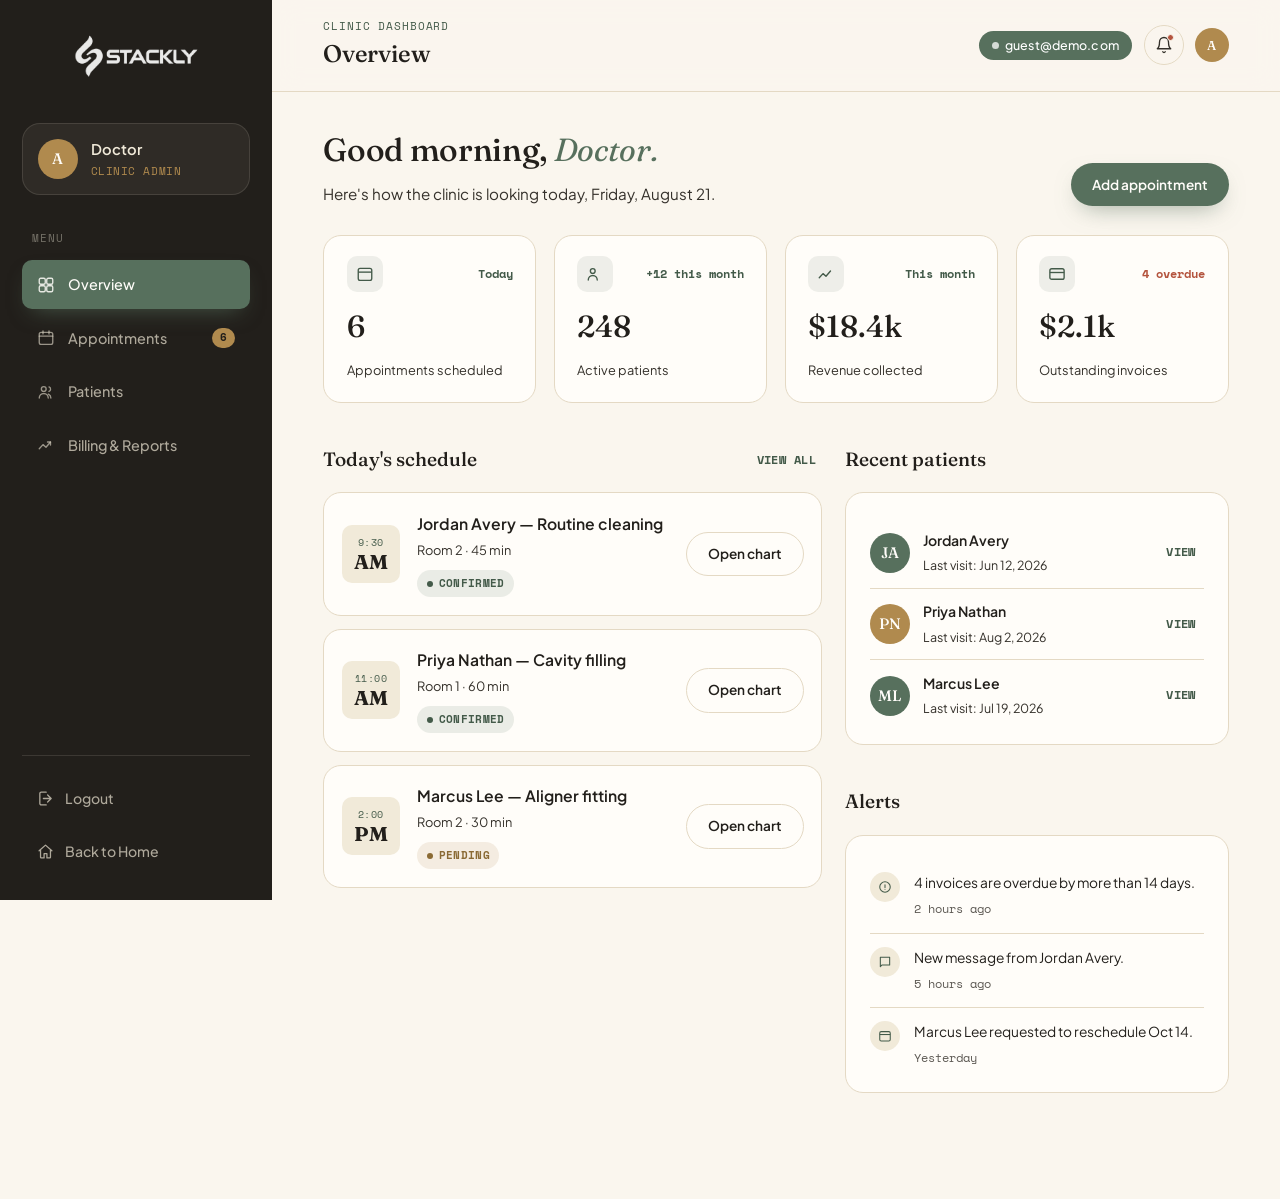
<file: dentist-dashboard.html>
<!DOCTYPE html>
<html lang="en">

<head>
    <meta charset="UTF-8">
    <meta name="viewport" content="width=device-width, initial-scale=1.0">
    <title>Dentist Dashboard — Stackly Dental Studio</title>
    <meta name="description" content="Manage appointments, patients, billing and reports for your clinic.">

    <link rel="preconnect" href="https://fonts.googleapis.com">
    <link rel="preconnect" href="https://fonts.gstatic.com" crossorigin>
    <link
        href="https://fonts.googleapis.com/css2?family=Fraunces:ital,opsz,wght@0,9..144,300;0,9..144,400;0,9..144,500;0,9..144,600;1,9..144,400;1,9..144,500&family=Plus+Jakarta+Sans:wght@400;500;600;700;800&family=Space+Mono:wght@400;700&display=swap"
        rel="stylesheet">

    <link rel="stylesheet" href="https://cdnjs.cloudflare.com/ajax/libs/font-awesome/6.5.0/css/all.min.css">
    <link rel="stylesheet" href="assets/css/style.css">
    <link rel="stylesheet" href="assets/css/auth.css">
    <link rel="stylesheet" href="assets/css/dashboards.css">
</head>

<body class="dash-body">

    <div class="grain-overlay" aria-hidden="true"></div>

    <div class="dash">

        <!-- ============ SIDEBAR ============ -->
        <aside class="dash-sidebar" id="dashSidebar">
            <div class="dash-sidebar__top">
                <a href="index.html" class="dash-logo">
                    <img src="assets/images/stackly-logo.webp" alt="Stackly" class="dash-logo__img">
                </a>
                <span class="dash-sidebar__email" id="sidebarUserEmail"></span>
                <button class="dash-sidebar__close" id="dashSidebarClose" aria-label="Close menu">
                    <svg viewBox="0 0 24 24" width="16" height="16" fill="none">
                        <path d="M18 6L6 18M6 6l12 12" stroke="currentColor" stroke-width="2" stroke-linecap="round" />
                    </svg>
                </button>
            </div>

            <div class="dash-sidebar__user">
                <div class="dash-avatar dash-avatar--gold">A</div>
                <div class="dash-sidebar__user-info">
                    <strong>Doctor</strong>
                    <span>Clinic Admin</span>
                </div>
            </div>

            <nav class="dash-nav" role="tablist" aria-label="Dashboard sections">
                <p class="dash-nav__label">Menu</p>

                <button type="button" class="dash-nav__item is-active" data-panel="overview" role="tab"
                    data-title="Overview" data-eyebrow="Clinic dashboard">
                    <svg viewBox="0 0 24 24" fill="none">
                        <rect x="3" y="3" width="8" height="8" rx="2" stroke="currentColor" stroke-width="1.8" />
                        <rect x="13" y="3" width="8" height="8" rx="2" stroke="currentColor" stroke-width="1.8" />
                        <rect x="3" y="13" width="8" height="8" rx="2" stroke="currentColor" stroke-width="1.8" />
                        <rect x="13" y="13" width="8" height="8" rx="2" stroke="currentColor" stroke-width="1.8" />
                    </svg>
                    Overview
                </button>

                <button type="button" class="dash-nav__item" data-panel="appointments" role="tab"
                    data-title="Appointments" data-eyebrow="Today's schedule">
                    <svg viewBox="0 0 24 24" fill="none">
                        <rect x="3" y="4.5" width="18" height="16" rx="2.5" stroke="currentColor" stroke-width="1.8" />
                        <path d="M3 9.5h18M8 2.5v4M16 2.5v4" stroke="currentColor" stroke-width="1.8"
                            stroke-linecap="round" />
                    </svg>
                    Appointments
                    <span class="dash-nav__badge">6</span>
                </button>

                <button type="button" class="dash-nav__item" data-panel="patients" role="tab" data-title="Patients"
                    data-eyebrow="Records & charts">
                    <svg viewBox="0 0 24 24" fill="none">
                        <circle cx="9" cy="8" r="3.2" stroke="currentColor" stroke-width="1.8" />
                        <path d="M3 20a6 6 0 0112 0" stroke="currentColor" stroke-width="1.8" stroke-linecap="round" />
                        <path d="M16 5.2a3.2 3.2 0 010 6M18.5 20a5.8 5.8 0 00-3.3-5.2" stroke="currentColor"
                            stroke-width="1.8" stroke-linecap="round" />
                    </svg>
                    Patients
                </button>

                <button type="button" class="dash-nav__item" data-panel="billing" role="tab"
                    data-title="Billing & Reports" data-eyebrow="Revenue & invoices">
                    <svg viewBox="0 0 24 24" fill="none">
                        <path d="M3 17l5-5.5L12 15l6-7" stroke="currentColor" stroke-width="1.8" stroke-linecap="round"
                            stroke-linejoin="round" />
                        <path d="M14 8h4v4" stroke="currentColor" stroke-width="1.8" stroke-linecap="round"
                            stroke-linejoin="round" />
                    </svg>
                    Billing &amp; Reports
                </button>
            </nav>

            <div class="dash-sidebar__bottom">
                <a href="login.html" class="dash-sidebar__link dash-sidebar__link--logout">
                    <svg viewBox="0 0 24 24" fill="none">
                        <path d="M15 17l5-5-5-5M20 12H9M13 21H6a2 2 0 01-2-2V5a2 2 0 012-2h7" stroke="currentColor"
                            stroke-width="1.8" stroke-linecap="round" stroke-linejoin="round" />
                    </svg>
                    Logout
                </a>
                <a href="index.html" class="dash-sidebar__link">
                    <svg viewBox="0 0 24 24" fill="none">
                        <path d="M3 11l9-8 9 8M5 10v10a1 1 0 001 1h4v-6h4v6h4a1 1 0 001-1V10" stroke="currentColor"
                            stroke-width="1.8" stroke-linecap="round" stroke-linejoin="round" />
                    </svg>
                    Back to Home
                </a>
            </div>
        </aside>

        <div class="dash-overlay" id="dashOverlay"></div>

        <!-- ============ MAIN ============ -->
        <div class="dash-main">
            <header class="dash-topbar">
                <button class="dash-burger" id="dashBurger" aria-label="Open menu">
                    <span></span><span></span><span></span>
                </button>
                <div class="dash-topbar__title-wrap">
                    <span class="dash-topbar__eyebrow" id="dashPanelEyebrow">Clinic dashboard</span>
                    <h1 class="dash-topbar__title" id="dashPanelTitle">Overview</h1>
                </div>
                <div class="dash-topbar__actions">
                    <span class="dash-user-email" id="dashUserEmail"></span>
                    <a href="404.html" class="dash-icon-btn" aria-label="Notifications">
                        <span class="dash-icon-btn__dot"></span>
                        <svg viewBox="0 0 24 24" fill="none">
                            <path d="M18 8a6 6 0 00-12 0c0 7-3 9-3 9h18s-3-2-3-9" stroke="currentColor"
                                stroke-width="1.8" stroke-linecap="round" stroke-linejoin="round" />
                            <path d="M13.7 21a2 2 0 01-3.4 0" stroke="currentColor" stroke-width="1.8"
                                stroke-linecap="round" />
                        </svg>
                    </a>
                    <a href="404.html" class="dash-avatar dash-avatar--sm dash-avatar--gold"
                        aria-label="Your profile">A</a>
                </div>
            </header>

            <div class="dash-content">

                <!-- ============ PANEL: OVERVIEW ============ -->
                <section class="dash-panel is-active" data-panel="overview">
                    <div class="dash-panel__head">
                        <div>
                            <h2 class="dash-panel__heading">Good morning, <em>Doctor.</em></h2>
                            <p class="dash-panel__lead">Here's how the clinic is looking today, Friday, August 21.
                            </p>
                        </div>
                        <a href="404.html" class="btn btn--sage btn--sm">Add appointment</a>
                    </div>

                    <!-- Section 1: Today's stats -->
                    <div class="dash-section">
                        <div class="dash-stats">
                            <div class="dash-stat">
                                <div class="dash-stat__top">
                                    <span class="dash-stat__icon">
                                        <svg viewBox="0 0 24 24" fill="none">
                                            <rect x="3" y="4.5" width="18" height="16" rx="2.5" stroke="currentColor"
                                                stroke-width="1.8" />
                                            <path d="M3 9.5h18" stroke="currentColor" stroke-width="1.8" />
                                        </svg>
                                    </span>
                                    <span class="dash-stat__trend">Today</span>
                                </div>
                                <span class="dash-stat__num">6</span>
                                <span class="dash-stat__label">Appointments scheduled</span>
                            </div>
                            <div class="dash-stat">
                                <div class="dash-stat__top">
                                    <span class="dash-stat__icon">
                                        <svg viewBox="0 0 24 24" fill="none">
                                            <circle cx="9" cy="8" r="3.2" stroke="currentColor" stroke-width="1.8" />
                                            <path d="M3 20a6 6 0 0112 0" stroke="currentColor" stroke-width="1.8"
                                                stroke-linecap="round" />
                                        </svg>
                                    </span>
                                    <span class="dash-stat__trend">+12 this month</span>
                                </div>
                                <span class="dash-stat__num">248</span>
                                <span class="dash-stat__label">Active patients</span>
                            </div>
                            <div class="dash-stat">
                                <div class="dash-stat__top">
                                    <span class="dash-stat__icon">
                                        <svg viewBox="0 0 24 24" fill="none">
                                            <path d="M3 17l5-5.5L12 15l6-7" stroke="currentColor" stroke-width="1.8"
                                                stroke-linecap="round" stroke-linejoin="round" />
                                        </svg>
                                    </span>
                                    <span class="dash-stat__trend">This month</span>
                                </div>
                                <span class="dash-stat__num">$18.4k</span>
                                <span class="dash-stat__label">Revenue collected</span>
                            </div>
                            <div class="dash-stat">
                                <div class="dash-stat__top">
                                    <span class="dash-stat__icon">
                                        <svg viewBox="0 0 24 24" fill="none">
                                            <rect x="2.5" y="5" width="19" height="14" rx="2.5" stroke="currentColor"
                                                stroke-width="1.8" />
                                            <path d="M2.5 10h19" stroke="currentColor" stroke-width="1.8" />
                                        </svg>
                                    </span>
                                    <span class="dash-stat__trend dash-stat__trend--down">4 overdue</span>
                                </div>
                                <span class="dash-stat__num">$2.1k</span>
                                <span class="dash-stat__label">Outstanding invoices</span>
                            </div>
                        </div>
                    </div>

                    <div class="dash-grid-2">
                        <div>
                            <!-- Section 2: Today's schedule -->
                            <div class="dash-section">
                                <div class="dash-section__head">
                                    <h3 class="dash-section__title">Today's schedule</h3>
                                    <button type="button" class="dash-section__link"
                                        onclick="document.querySelector('[data-panel=appointments]').click()">View
                                        all</button>
                                </div>
                                <div class="dash-appt">
                                    <div class="dash-appt__date"><span>9:30</span><strong>AM</strong></div>
                                    <div class="dash-appt__body">
                                        <h4>Jordan Avery — Routine cleaning</h4>
                                        <div class="dash-appt__meta"><span>Room 2 · 45 min</span></div>
                                        <span class="badge badge--confirmed" style="margin-top:.6rem;">Confirmed</span>
                                    </div>
                                    <div class="dash-appt__actions">
                                        <a href="404.html" class="btn btn--ghost btn--sm">Open chart</a>
                                    </div>
                                </div>
                                <div class="dash-appt">
                                    <div class="dash-appt__date"><span>11:00</span><strong>AM</strong></div>
                                    <div class="dash-appt__body">
                                        <h4>Priya Nathan — Cavity filling</h4>
                                        <div class="dash-appt__meta"><span>Room 1 · 60 min</span></div>
                                        <span class="badge badge--confirmed" style="margin-top:.6rem;">Confirmed</span>
                                    </div>
                                    <div class="dash-appt__actions">
                                        <a href="404.html" class="btn btn--ghost btn--sm">Open chart</a>
                                    </div>
                                </div>
                                <div class="dash-appt">
                                    <div class="dash-appt__date"><span>2:00</span><strong>PM</strong></div>
                                    <div class="dash-appt__body">
                                        <h4>Marcus Lee — Aligner fitting</h4>
                                        <div class="dash-appt__meta"><span>Room 2 · 30 min</span></div>
                                        <span class="badge badge--pending" style="margin-top:.6rem;">Pending</span>
                                    </div>
                                    <div class="dash-appt__actions">
                                        <a href="404.html" class="btn btn--ghost btn--sm">Open chart</a>
                                    </div>
                                </div>
                            </div>
                        </div>

                        <div>
                            <!-- Section 3: Recent patients -->
                            <div class="dash-section">
                                <div class="dash-section__head">
                                    <h3 class="dash-section__title">Recent patients</h3>
                                </div>
                                <div class="dash-card">
                                    <div class="dash-person">
                                        <div class="dash-avatar">JA</div>
                                        <div class="dash-person__info">
                                            <strong>Jordan Avery</strong>
                                            <span>Last visit: Jun 12, 2026</span>
                                        </div>
                                        <a href="404.html" class="dash-table-btn dash-person__action">View</a>
                                    </div>
                                    <div class="dash-person">
                                        <div class="dash-avatar dash-avatar--gold">PN</div>
                                        <div class="dash-person__info">
                                            <strong>Priya Nathan</strong>
                                            <span>Last visit: Aug 2, 2026</span>
                                        </div>
                                        <a href="404.html" class="dash-table-btn dash-person__action">View</a>
                                    </div>
                                    <div class="dash-person">
                                        <div class="dash-avatar">ML</div>
                                        <div class="dash-person__info">
                                            <strong>Marcus Lee</strong>
                                            <span>Last visit: Jul 19, 2026</span>
                                        </div>
                                        <a href="404.html" class="dash-table-btn dash-person__action">View</a>
                                    </div>
                                </div>
                            </div>

                            <!-- Section 4: Alerts -->
                            <div class="dash-section">
                                <div class="dash-section__head">
                                    <h3 class="dash-section__title">Alerts</h3>
                                </div>
                                <div class="dash-card">
                                    <div class="dash-feed">
                                        <div class="dash-feed__item">
                                            <span class="dash-feed__dot">
                                                <svg viewBox="0 0 24 24" fill="none">
                                                    <path d="M12 8v5M12 16h.01M21 12a9 9 0 11-18 0 9 9 0 0118 0z"
                                                        stroke="currentColor" stroke-width="1.8" stroke-linecap="round"
                                                        stroke-linejoin="round" />
                                                </svg>
                                            </span>
                                            <div class="dash-feed__body">
                                                <p>4 invoices are overdue by more than 14 days.</p>
                                                <time>2 hours ago</time>
                                            </div>
                                        </div>
                                        <div class="dash-feed__item">
                                            <span class="dash-feed__dot">
                                                <svg viewBox="0 0 24 24" fill="none">
                                                    <path d="M4 4h16v13H7l-3 3V4z" stroke="currentColor"
                                                        stroke-width="1.8" stroke-linejoin="round" />
                                                </svg>
                                            </span>
                                            <div class="dash-feed__body">
                                                <p>New message from Jordan Avery.</p>
                                                <time>5 hours ago</time>
                                            </div>
                                        </div>
                                        <div class="dash-feed__item">
                                            <span class="dash-feed__dot">
                                                <svg viewBox="0 0 24 24" fill="none">
                                                    <rect x="3" y="4.5" width="18" height="16" rx="2.5"
                                                        stroke="currentColor" stroke-width="1.8" />
                                                    <path d="M3 9.5h18" stroke="currentColor" stroke-width="1.8" />
                                                </svg>
                                            </span>
                                            <div class="dash-feed__body">
                                                <p>Marcus Lee requested to reschedule Oct 14.</p>
                                                <time>Yesterday</time>
                                            </div>
                                        </div>
                                    </div>
                                </div>
                            </div>
                        </div>
                    </div>
                </section>

                <!-- ============ PANEL: APPOINTMENTS ============ -->
                <section class="dash-panel" data-panel="appointments">
                    <div class="dash-panel__head">
                        <div>
                            <h2 class="dash-panel__heading">Clinic <em>appointments.</em></h2>
                            <p class="dash-panel__lead">Manage today's queue and the week ahead.</p>
                        </div>
                        <a href="404.html" class="btn btn--sage btn--sm">Add appointment</a>
                    </div>

                    <!-- Section 1: Today's queue -->
                    <div class="dash-section">
                        <div class="dash-section__head">
                            <h3 class="dash-section__title">Today — Friday, Aug 21</h3>
                        </div>
                        <div class="dash-table-wrap">
                            <table class="dash-table">
                                <thead>
                                    <tr>
                                        <th>Time</th>
                                        <th>Patient</th>
                                        <th>Treatment</th>
                                        <th>Room</th>
                                        <th>Status</th>
                                        <th></th>
                                    </tr>
                                </thead>
                                <tbody>
                                    <tr>
                                        <td>9:30 AM</td>
                                        <td>Jordan Avery</td>
                                        <td>Routine cleaning</td>
                                        <td>Room 2</td>
                                        <td><span class="badge badge--confirmed">Confirmed</span></td>
                                        <td><a href="404.html" class="dash-table-btn">Open</a></td>
                                    </tr>
                                    <tr>
                                        <td>11:00 AM</td>
                                        <td>Priya Nathan</td>
                                        <td>Cavity filling</td>
                                        <td>Room 1</td>
                                        <td><span class="badge badge--confirmed">Confirmed</span></td>
                                        <td><a href="404.html" class="dash-table-btn">Open</a></td>
                                    </tr>
                                    <tr>
                                        <td>2:00 PM</td>
                                        <td>Marcus Lee</td>
                                        <td>Aligner fitting</td>
                                        <td>Room 2</td>
                                        <td><span class="badge badge--pending">Pending</span></td>
                                        <td><a href="404.html" class="dash-table-btn">Open</a></td>
                                    </tr>
                                    <tr>
                                        <td>3:30 PM</td>
                                        <td>Sofia Reyes</td>
                                        <td>Whitening consult</td>
                                        <td>Room 3</td>
                                        <td><span class="badge badge--confirmed">Confirmed</span></td>
                                        <td><a href="404.html" class="dash-table-btn">Open</a></td>
                                    </tr>
                                </tbody>
                            </table>
                        </div>
                    </div>

                    <!-- Section 2: Upcoming week -->
                    <div class="dash-section">
                        <div class="dash-section__head">
                            <h3 class="dash-section__title">Upcoming this week</h3>
                        </div>
                        <div class="dash-appt">
                            <div class="dash-appt__date"><span>Mon</span><strong>24</strong></div>
                            <div class="dash-appt__body">
                                <h4>8 appointments scheduled</h4>
                                <div class="dash-appt__meta"><span>First: 8:30 AM · Last: 4:45 PM</span></div>
                            </div>
                            <div class="dash-appt__actions">
                                <a href="404.html" class="btn btn--ghost btn--sm">View day</a>
                            </div>
                        </div>
                        <div class="dash-appt">
                            <div class="dash-appt__date"><span>Tue</span><strong>25</strong></div>
                            <div class="dash-appt__body">
                                <h4>5 appointments scheduled</h4>
                                <div class="dash-appt__meta"><span>First: 9:00 AM · Last: 3:15 PM</span></div>
                            </div>
                            <div class="dash-appt__actions">
                                <a href="404.html" class="btn btn--ghost btn--sm">View day</a>
                            </div>
                        </div>
                    </div>

                    <!-- Section 3: Availability -->
                    <div class="dash-section">
                        <div class="dash-card"
                            style="display:flex;align-items:center;justify-content:space-between;gap:1rem;flex-wrap:wrap;">
                            <div>
                                <h3 class="dash-section__title" style="margin-bottom:.3rem;">Manage availability</h3>
                                <p style="color:var(--color-espresso-soft);font-size:.9rem;">Block off time or open
                                    extra slots for the week.</p>
                            </div>
                            <a href="404.html" class="btn btn--ghost btn--sm">Edit availability</a>
                        </div>
                    </div>
                </section>

                <!-- ============ PANEL: PATIENTS ============ -->
                <section class="dash-panel" data-panel="patients">
                    <div class="dash-panel__head">
                        <div>
                            <h2 class="dash-panel__heading">Patient <em>records.</em></h2>
                            <p class="dash-panel__lead">Search and manage patient charts and history.</p>
                        </div>
                        <a href="404.html" class="btn btn--sage btn--sm">Add patient</a>
                    </div>

                    <!-- Section 1: Patient list -->
                    <div class="dash-section">
                        <div class="dash-section__head">
                            <h3 class="dash-section__title">All patients</h3>
                        </div>
                        <div class="dash-table-wrap">
                            <table class="dash-table">
                                <thead>
                                    <tr>
                                        <th>Patient</th>
                                        <th>Last visit</th>
                                        <th>Next visit</th>
                                        <th>Balance</th>
                                        <th></th>
                                    </tr>
                                </thead>
                                <tbody>
                                    <tr>
                                        <td>
                                            <div class="dash-table__name">
                                                <div class="dash-avatar dash-avatar--sm">JA</div>
                                                Jordan Avery
                                            </div>
                                        </td>
                                        <td>Jun 12, 2026</td>
                                        <td>Aug 29, 2026</td>
                                        <td>$180.00</td>
                                        <td>
                                            <div class="dash-table__actions">
                                                <a href="404.html" class="dash-table-btn">Chart</a>
                                                <a href="404.html" class="dash-table-btn">Message</a>
                                            </div>
                                        </td>
                                    </tr>
                                    <tr>
                                        <td>
                                            <div class="dash-table__name">
                                                <div class="dash-avatar dash-avatar--sm dash-avatar--gold">PN</div>
                                                Priya Nathan
                                            </div>
                                        </td>
                                        <td>Aug 2, 2026</td>
                                        <td>Sep 9, 2026</td>
                                        <td>$0.00</td>
                                        <td>
                                            <div class="dash-table__actions">
                                                <a href="404.html" class="dash-table-btn">Chart</a>
                                                <a href="404.html" class="dash-table-btn">Message</a>
                                            </div>
                                        </td>
                                    </tr>
                                    <tr>
                                        <td>
                                            <div class="dash-table__name">
                                                <div class="dash-avatar dash-avatar--sm">ML</div>
                                                Marcus Lee
                                            </div>
                                        </td>
                                        <td>Jul 19, 2026</td>
                                        <td>Oct 14, 2026</td>
                                        <td>$60.00</td>
                                        <td>
                                            <div class="dash-table__actions">
                                                <a href="404.html" class="dash-table-btn">Chart</a>
                                                <a href="404.html" class="dash-table-btn">Message</a>
                                            </div>
                                        </td>
                                    </tr>
                                    <tr>
                                        <td>
                                            <div class="dash-table__name">
                                                <div class="dash-avatar dash-avatar--sm dash-avatar--gold">SR</div>
                                                Sofia Reyes
                                            </div>
                                        </td>
                                        <td>May 28, 2026</td>
                                        <td>Aug 21, 2026</td>
                                        <td>$0.00</td>
                                        <td>
                                            <div class="dash-table__actions">
                                                <a href="404.html" class="dash-table-btn">Chart</a>
                                                <a href="404.html" class="dash-table-btn">Message</a>
                                            </div>
                                        </td>
                                    </tr>
                                </tbody>
                            </table>
                        </div>
                    </div>

                    <!-- Section 2: Recent records -->
                    <div class="dash-section">
                        <div class="dash-section__head">
                            <h3 class="dash-section__title">Recently updated charts</h3>
                        </div>
                        <div class="dash-card">
                            <div class="dash-file">
                                <span class="dash-file__icon">
                                    <svg viewBox="0 0 24 24" fill="none">
                                        <path d="M6 3h9l5 5v13a1 1 0 01-1 1H6a1 1 0 01-1-1V4a1 1 0 011-1z"
                                            stroke="currentColor" stroke-width="1.8" stroke-linejoin="round" />
                                        <path d="M15 3v5h5" stroke="currentColor" stroke-width="1.8"
                                            stroke-linejoin="round" />
                                    </svg>
                                </span>
                                <div class="dash-file__info">
                                    <strong>Jordan Avery — Treatment notes</strong>
                                    <span>Updated Jun 12, 2026</span>
                                </div>
                                <a href="404.html" class="dash-table-btn">Open</a>
                            </div>
                            <div class="dash-file">
                                <span class="dash-file__icon">
                                    <svg viewBox="0 0 24 24" fill="none">
                                        <path d="M6 3h9l5 5v13a1 1 0 01-1 1H6a1 1 0 01-1-1V4a1 1 0 011-1z"
                                            stroke="currentColor" stroke-width="1.8" stroke-linejoin="round" />
                                        <path d="M15 3v5h5" stroke="currentColor" stroke-width="1.8"
                                            stroke-linejoin="round" />
                                    </svg>
                                </span>
                                <div class="dash-file__info">
                                    <strong>Priya Nathan — X-ray results</strong>
                                    <span>Updated Aug 2, 2026</span>
                                </div>
                                <a href="404.html" class="dash-table-btn">Open</a>
                            </div>
                        </div>
                    </div>

                    <!-- Section 3: Add patient -->
                    <div class="dash-section">
                        <div class="dash-card"
                            style="display:flex;align-items:center;justify-content:space-between;gap:1rem;flex-wrap:wrap;">
                            <div>
                                <h3 class="dash-section__title" style="margin-bottom:.3rem;">New patient?</h3>
                                <p style="color:var(--color-espresso-soft);font-size:.9rem;">Create a chart to start
                                    tracking visits, treatment and billing.</p>
                            </div>
                            <a href="404.html" class="btn btn--sage btn--sm">Add patient</a>
                        </div>
                    </div>
                </section>

                <!-- ============ PANEL: BILLING & REPORTS ============ -->
                <section class="dash-panel" data-panel="billing">
                    <div class="dash-panel__head">
                        <div>
                            <h2 class="dash-panel__heading">Billing &amp; <em>reports.</em></h2>
                            <p class="dash-panel__lead">Track revenue, outstanding invoices and clinic reports.</p>
                        </div>
                        <a href="404.html" class="btn btn--sage btn--sm">New invoice</a>
                    </div>

                    <!-- Section 1: Revenue summary -->
                    <div class="dash-section">
                        <div class="dash-stats">
                            <div class="dash-stat">
                                <div class="dash-stat__top">
                                    <span class="dash-stat__icon">
                                        <svg viewBox="0 0 24 24" fill="none">
                                            <path d="M3 17l5-5.5L12 15l6-7" stroke="currentColor" stroke-width="1.8"
                                                stroke-linecap="round" stroke-linejoin="round" />
                                        </svg>
                                    </span>
                                    <span class="dash-stat__trend">+8.4%</span>
                                </div>
                                <span class="dash-stat__num">$18.4k</span>
                                <span class="dash-stat__label">Revenue this month</span>
                            </div>
                            <div class="dash-stat">
                                <div class="dash-stat__top">
                                    <span class="dash-stat__icon">
                                        <svg viewBox="0 0 24 24" fill="none">
                                            <rect x="2.5" y="5" width="19" height="14" rx="2.5" stroke="currentColor"
                                                stroke-width="1.8" />
                                            <path d="M2.5 10h19" stroke="currentColor" stroke-width="1.8" />
                                        </svg>
                                    </span>
                                    <span class="dash-stat__trend dash-stat__trend--down">4 overdue</span>
                                </div>
                                <span class="dash-stat__num">$2.1k</span>
                                <span class="dash-stat__label">Outstanding invoices</span>
                            </div>
                            <div class="dash-stat">
                                <div class="dash-stat__top">
                                    <span class="dash-stat__icon">
                                        <svg viewBox="0 0 24 24" fill="none">
                                            <circle cx="9" cy="8" r="3.2" stroke="currentColor" stroke-width="1.8" />
                                            <path d="M3 20a6 6 0 0112 0" stroke="currentColor" stroke-width="1.8"
                                                stroke-linecap="round" />
                                        </svg>
                                    </span>
                                    <span class="dash-stat__trend">This month</span>
                                </div>
                                <span class="dash-stat__num">32</span>
                                <span class="dash-stat__label">New patients</span>
                            </div>
                            <div class="dash-stat">
                                <div class="dash-stat__top">
                                    <span class="dash-stat__icon">
                                        <svg viewBox="0 0 24 24" fill="none">
                                            <path d="M8.5 12.5l2.2 2.2L15.5 10" stroke="currentColor" stroke-width="1.8"
                                                stroke-linecap="round" stroke-linejoin="round" />
                                            <circle cx="12" cy="12" r="9" stroke="currentColor" stroke-width="1.8" />
                                        </svg>
                                    </span>
                                    <span class="dash-stat__trend">96%</span>
                                </div>
                                <span class="dash-stat__num">96%</span>
                                <span class="dash-stat__label">Collection rate</span>
                            </div>
                        </div>
                    </div>

                    <!-- Section 2: Outstanding invoices -->
                    <div class="dash-section">
                        <div class="dash-section__head">
                            <h3 class="dash-section__title">Outstanding invoices</h3>
                        </div>
                        <div class="dash-table-wrap">
                            <table class="dash-table">
                                <thead>
                                    <tr>
                                        <th>Invoice</th>
                                        <th>Patient</th>
                                        <th>Amount</th>
                                        <th>Status</th>
                                        <th></th>
                                    </tr>
                                </thead>
                                <tbody>
                                    <tr>
                                        <td>INV-1042</td>
                                        <td>Jordan Avery</td>
                                        <td>$180.00</td>
                                        <td><span class="badge badge--overdue">Due Sep 4</span></td>
                                        <td><a href="404.html" class="dash-table-btn">Send reminder</a></td>
                                    </tr>
                                    <tr>
                                        <td>INV-1039</td>
                                        <td>Marcus Lee</td>
                                        <td>$60.00</td>
                                        <td><span class="badge badge--overdue">Due Aug 30</span></td>
                                        <td><a href="404.html" class="dash-table-btn">Send reminder</a></td>
                                    </tr>
                                    <tr>
                                        <td>INV-1035</td>
                                        <td>Sofia Reyes</td>
                                        <td>$1,860.00</td>
                                        <td><span class="badge badge--pending">Processing</span></td>
                                        <td><a href="404.html" class="dash-table-btn">View</a></td>
                                    </tr>
                                </tbody>
                            </table>
                        </div>
                    </div>

                    <!-- Section 3: Reports -->
                    <div class="dash-section">
                        <div class="dash-section__head">
                            <h3 class="dash-section__title">Reports</h3>
                        </div>
                        <div class="dash-quick">
                            <a href="404.html" class="dash-quick__btn">
                                <span class="dash-quick__icon">
                                    <svg viewBox="0 0 24 24" fill="none">
                                        <path d="M3 17l5-5.5L12 15l6-7" stroke="currentColor" stroke-width="1.8"
                                            stroke-linecap="round" stroke-linejoin="round" />
                                    </svg>
                                </span>
                                <span>Monthly revenue report</span>
                            </a>
                            <a href="404.html" class="dash-quick__btn">
                                <span class="dash-quick__icon">
                                    <svg viewBox="0 0 24 24" fill="none">
                                        <circle cx="9" cy="8" r="3.2" stroke="currentColor" stroke-width="1.8" />
                                        <path d="M3 20a6 6 0 0112 0" stroke="currentColor" stroke-width="1.8"
                                            stroke-linecap="round" />
                                    </svg>
                                </span>
                                <span>Patient growth report</span>
                            </a>
                            <a href="404.html" class="dash-quick__btn">
                                <span class="dash-quick__icon">
                                    <svg viewBox="0 0 24 24" fill="none">
                                        <rect x="3" y="4.5" width="18" height="16" rx="2.5" stroke="currentColor"
                                            stroke-width="1.8" />
                                        <path d="M3 9.5h18" stroke="currentColor" stroke-width="1.8" />
                                    </svg>
                                </span>
                                <span>Appointment utilization</span>
                            </a>
                            <a href="404.html" class="dash-quick__btn">
                                <span class="dash-quick__icon">
                                    <svg viewBox="0 0 24 24" fill="none">
                                        <rect x="2.5" y="5" width="19" height="14" rx="2.5" stroke="currentColor"
                                            stroke-width="1.8" />
                                        <path d="M2.5 10h19" stroke="currentColor" stroke-width="1.8" />
                                    </svg>
                                </span>
                                <span>Outstanding balances</span>
                            </a>
                        </div>
                    </div>
                </section>

            </div>
        </div>
    </div>

    <script src="assets/js/dashboards.js"></script>
</body>

</html>
</file>
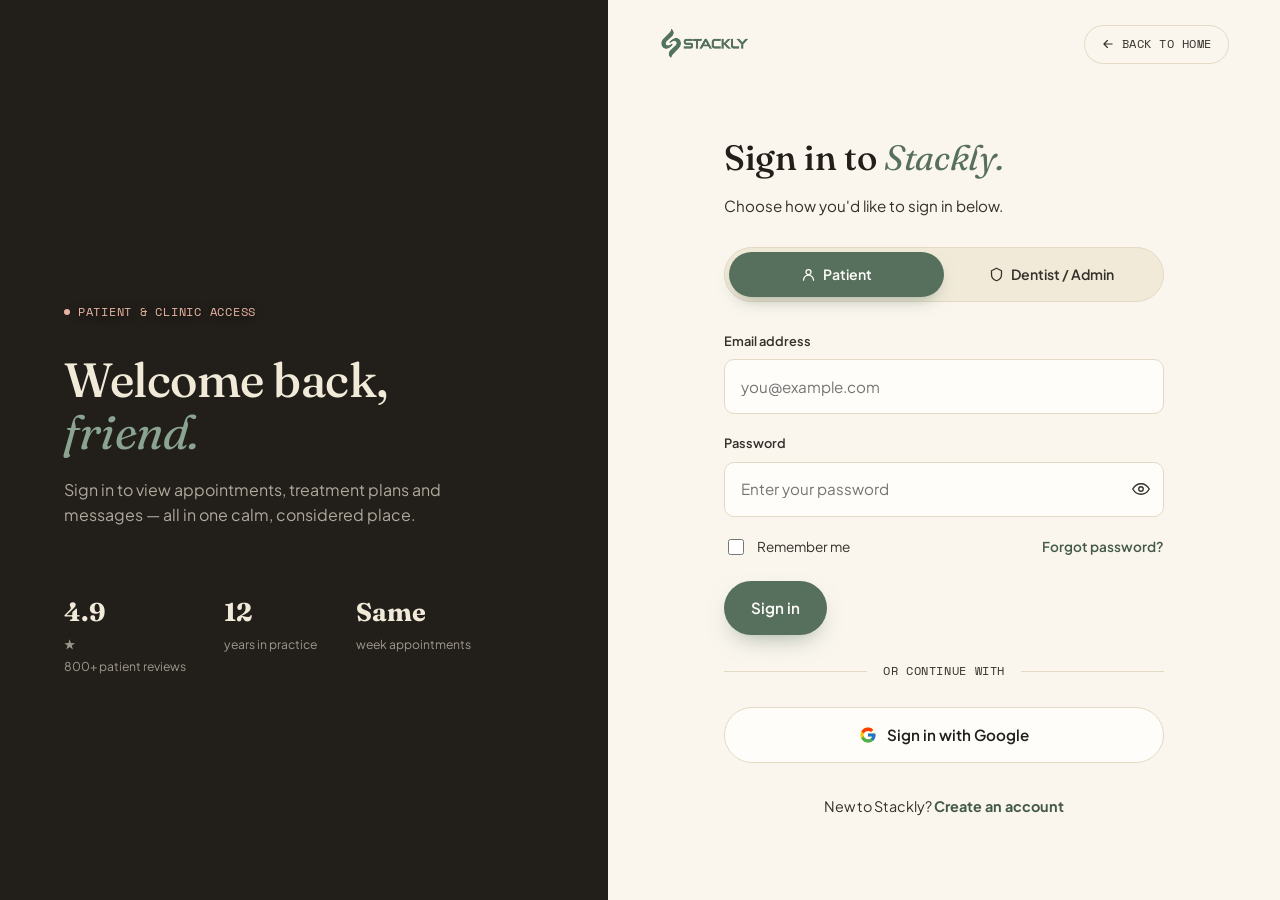
<file: login.html>
<!DOCTYPE html>
<html lang="en">

<head>
    <meta charset="UTF-8">
    <meta name="viewport" content="width=device-width, initial-scale=1.0">
    <title>Login — Stackly Dental Studio</title>
    <meta name="description" content="Sign in to your Stackly Dental Studio patient or clinic account.">

    <link rel="preconnect" href="https://fonts.googleapis.com">
    <link rel="preconnect" href="https://fonts.gstatic.com" crossorigin>
    <link
        href="https://fonts.googleapis.com/css2?family=Fraunces:ital,opsz,wght@0,9..144,300;0,9..144,400;0,9..144,500;0,9..144,600;1,9..144,400;1,9..144,500&family=Plus+Jakarta+Sans:wght@400;500;600;700;800&family=Space+Mono:wght@400;700&display=swap"
        rel="stylesheet">

    <link rel="stylesheet" href="https://cdnjs.cloudflare.com/ajax/libs/font-awesome/6.5.0/css/all.min.css">
    <link rel="stylesheet" href="assets/css/style.css">
    <link rel="stylesheet" href="assets/css/auth.css">
</head>

<body>

    <div class="grain-overlay" aria-hidden="true"></div>

    <main class="auth">

        <!-- ============ ASIDE (brand panel) ============ -->
        <section class="auth__aside">

            <div class="auth__aside-top">
                <p class="eyebrow eyebrow--light">
                    <span class="eyebrow__dot"></span> Patient &amp; Clinic Access
                </p>
                <h1 class="auth__aside-title" data-role-title>Welcome back, <em>friend.</em></h1>
                <p class="auth__aside-lead" data-role-sub>
                    Sign in to view appointments, treatment plans and messages — all in one calm, considered place.
                </p>
            </div>

            <div class="auth__aside-stats">
                <div class="auth__aside-stat">
                    <strong>4.9<span>★</span></strong>
                    <span>800+ patient reviews</span>
                </div>
                <div class="auth__aside-stat">
                    <strong>12</strong>
                    <span>years in practice</span>
                </div>
                <div class="auth__aside-stat">
                    <strong>Same</strong>
                    <span>week appointments</span>
                </div>
            </div>
        </section>

        <!-- ============ FORM PANEL ============ -->
        <section class="auth__panel">
            <div class="authbar">
                <a href="index.html" class="authbar__logo">
                    <img src="assets/images/stackly-logo.webp" alt="Stackly" class="authbar__logo-img">
                </a>
                <a href="index.html" class="authbar__back">
                    <svg viewBox="0 0 24 24" width="14" height="14">
                        <path d="M19 12H5M11 6l-6 6 6 6" fill="none" stroke="currentColor" stroke-width="2"
                            stroke-linecap="round" stroke-linejoin="round" />
                    </svg>
                    <span>Back to home</span>
                </a>
            </div>

            <div class="auth__card">

                <div class="auth__card-head">
                    <h2 class="auth__card-title">Sign in to <em>Stackly.</em></h2>
                    <p class="auth__card-sub">Choose how you'd like to sign in below.</p>
                </div>

                <!-- Role switch: Patient / Admin -->
                <div class="role-switch" data-role-switch data-role="patient" role="tablist" aria-label="Login as">
                    <span class="role-switch__thumb" aria-hidden="true"></span>
                    <button type="button" class="role-switch__btn" data-role-btn="patient" role="tab"
                        aria-selected="true">
                        <svg viewBox="0 0 24 24" fill="none">
                            <path d="M12 12a4 4 0 100-8 4 4 0 000 8zM4 21a8 8 0 0116 0" stroke="currentColor"
                                stroke-width="2" stroke-linecap="round" stroke-linejoin="round" />
                        </svg>
                        Patient
                    </button>
                    <button type="button" class="role-switch__btn" data-role-btn="admin" role="tab"
                        aria-selected="false">
                        <svg viewBox="0 0 24 24" fill="none">
                            <path d="M12 2l8 4v6c0 5-3.4 8.7-8 10-4.6-1.3-8-5-8-10V6l8-4z" stroke="currentColor"
                                stroke-width="2" stroke-linecap="round" stroke-linejoin="round" />
                        </svg>
                        Dentist / Admin
                    </button>
                </div>

                <div class="auth-banner" id="loginBanner" role="alert">
                    <svg viewBox="0 0 24 24" fill="none">
                        <path d="M12 8v5M12 16h.01M21 12a9 9 0 11-18 0 9 9 0 0118 0z" stroke="currentColor"
                            stroke-width="2" stroke-linecap="round" stroke-linejoin="round" />
                    </svg>
                    <span data-banner-text></span>
                </div>

                <form id="loginForm" novalidate>
                    <input type="hidden" id="loginRole" value="patient">

                    <div class="auth-field">
                        <label for="loginEmail">Email address</label>
                        <div class="auth-field__control">
                            <input type="email" id="loginEmail" name="email" placeholder="you@example.com"
                                autocomplete="email">
                        </div>
                        <span class="auth-field__error"></span>
                    </div>

                    <div class="auth-field auth-field--pw">
                        <label for="loginPassword">Password</label>
                        <div class="auth-field__control">
                            <input type="password" id="loginPassword" name="password" placeholder="Enter your password"
                                autocomplete="current-password">
                            <button type="button" class="pw-toggle" data-target="loginPassword"
                                aria-label="Show password">
                                <svg class="eye" viewBox="0 0 24 24" fill="none">
                                    <path d="M1 12s4-7 11-7 11 7 11 7-4 7-11 7-11-7-11-7z" stroke="currentColor"
                                        stroke-width="1.8" />
                                    <circle cx="12" cy="12" r="3" stroke="currentColor" stroke-width="1.8" />
                                </svg>
                                <svg class="eye-off" viewBox="0 0 24 24" fill="none">
                                    <path
                                        d="M3 3l18 18M10.6 10.6a3 3 0 004.24 4.24M9.9 5.1A11 11 0 0123 12s-1.6 2.8-4.5 4.9M6.1 6.6C3.9 8.1 2 12 2 12s2.4 4.2 6 6.2"
                                        stroke="currentColor" stroke-width="1.8" stroke-linecap="round" />
                                </svg>
                            </button>
                        </div>
                        <span class="auth-field__error"></span>
                    </div>

                    <div class="auth-row">
                        <label class="auth-check" style="margin-bottom:0;">
                            <input type="checkbox" id="loginRemember">
                            Remember me
                        </label>
                        <a href="404.html" class="auth-link">Forgot password?</a>
                    </div>

                    <button type="submit" class="btn btn--sage btn--block">
                        <span class="btn__label">Sign in</span>
                        <span class="btn__spinner" aria-hidden="true"></span>
                    </button>
                </form>

                <div class="auth-divider">or continue with</div>

                <div class="auth-social">
                    <a href="404.html" type="button" class="btn btn--social" id="googleLoginBtn">
                        <svg viewBox="0 0 48 48">
                            <path fill="#FFC107"
                                d="M43.6 20.5H42V20H24v8h11.3c-1.6 4.6-6 8-11.3 8-6.6 0-12-5.4-12-12s5.4-12 12-12c3.1 0 5.9 1.2 8 3.1l5.7-5.7C34.6 6.1 29.6 4 24 4 12.9 4 4 12.9 4 24s8.9 20 20 20 20-8.9 20-20c0-1.2-.1-2.4-.4-3.5z" />
                            <path fill="#FF3D00"
                                d="M6.3 14.7l6.6 4.8C14.6 15.9 18.9 13 24 13c3.1 0 5.9 1.2 8 3.1l5.7-5.7C34.6 6.1 29.6 4 24 4 16.2 4 9.5 8.4 6.3 14.7z" />
                            <path fill="#4CAF50"
                                d="M24 44c5.5 0 10.4-2.1 14.2-5.5l-6.6-5.5c-2 1.5-4.6 2.4-7.6 2.4-5.3 0-9.7-3.4-11.3-8.1l-6.6 5.1C9.4 39.6 16.1 44 24 44z" />
                            <path fill="#1976D2"
                                d="M43.6 20.5H42V20H24v8h11.3c-.8 2.2-2.2 4.1-4 5.5l6.6 5.5C41.6 35.7 44 30.3 44 24c0-1.2-.1-2.4-.4-3.5z" />
                        </svg>
                        Sign in with Google
                    </a>
                </div>

                <p class="auth__card-foot">
                    New to Stackly? <a href="signup.html">Create an account</a>
                </p>
            </div>
        </section>
    </main>

    <script src="assets/js/auth.js"></script>
</body>

</html>
</file>
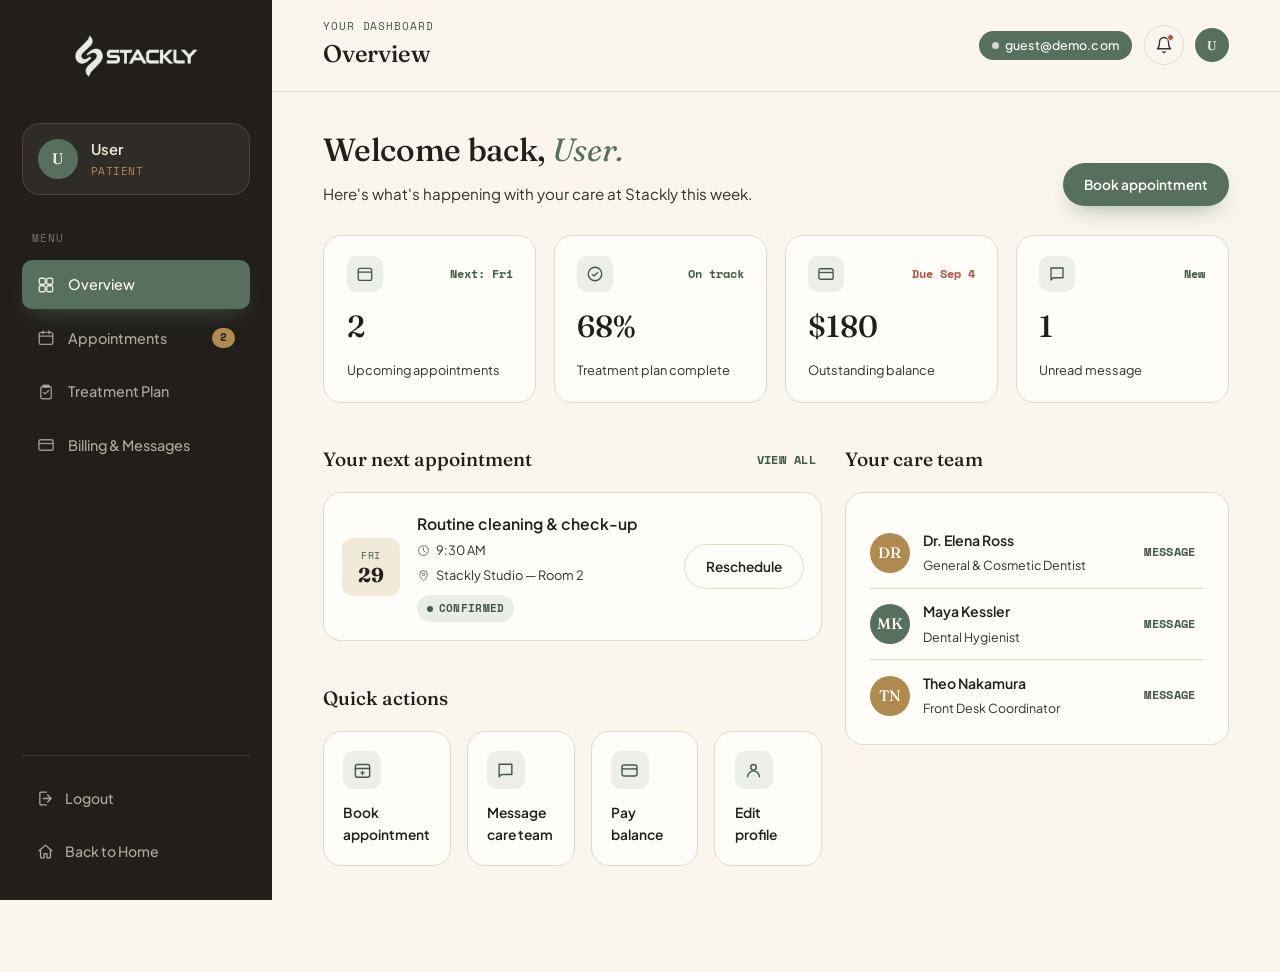
<file: patient-dashboard.html>
<!DOCTYPE html>
<html lang="en">

<head>
    <meta charset="UTF-8">
    <meta name="viewport" content="width=device-width, initial-scale=1.0">
    <title>Patient Dashboard — Stackly Dental Studio</title>
    <meta name="description" content="View your appointments, treatment plan, billing and messages.">

    <link rel="preconnect" href="https://fonts.googleapis.com">
    <link rel="preconnect" href="https://fonts.gstatic.com" crossorigin>
    <link
        href="https://fonts.googleapis.com/css2?family=Fraunces:ital,opsz,wght@0,9..144,300;0,9..144,400;0,9..144,500;0,9..144,600;1,9..144,400;1,9..144,500&family=Plus+Jakarta+Sans:wght@400;500;600;700;800&family=Space+Mono:wght@400;700&display=swap"
        rel="stylesheet">

    <link rel="stylesheet" href="https://cdnjs.cloudflare.com/ajax/libs/font-awesome/6.5.0/css/all.min.css">
    <link rel="stylesheet" href="assets/css/style.css">
    <link rel="stylesheet" href="assets/css/auth.css">
    <link rel="stylesheet" href="assets/css/dashboards.css">
</head>

<body class="dash-body">

    <div class="grain-overlay" aria-hidden="true"></div>

    <div class="dash">

        <!-- ============ SIDEBAR ============ -->
        <aside class="dash-sidebar" id="dashSidebar">
            <div class="dash-sidebar__top">
                <a href="index.html" class="dash-logo">
                    <img src="assets/images/stackly-logo.webp" alt="Stackly" class="dash-logo__img">
                </a>
                <span class="dash-sidebar__email" id="sidebarUserEmail"></span>
                <button class="dash-sidebar__close" id="dashSidebarClose" aria-label="Close menu">
                    <svg viewBox="0 0 24 24" width="16" height="16" fill="none">
                        <path d="M18 6L6 18M6 6l12 12" stroke="currentColor" stroke-width="2" stroke-linecap="round" />
                    </svg>
                </button>
            </div>

            <div class="dash-sidebar__user">
                <div class="dash-avatar">U</div>
                <div class="dash-sidebar__user-info">
                    <strong>User</strong>
                    <span>Patient</span>
                </div>
            </div>

            <nav class="dash-nav" role="tablist" aria-label="Dashboard sections">
                <p class="dash-nav__label">Menu</p>

                <button type="button" class="dash-nav__item is-active" data-panel="overview" role="tab"
                    data-title="Overview" data-eyebrow="Your dashboard">
                    <svg viewBox="0 0 24 24" fill="none">
                        <rect x="3" y="3" width="8" height="8" rx="2" stroke="currentColor" stroke-width="1.8" />
                        <rect x="13" y="3" width="8" height="8" rx="2" stroke="currentColor" stroke-width="1.8" />
                        <rect x="3" y="13" width="8" height="8" rx="2" stroke="currentColor" stroke-width="1.8" />
                        <rect x="13" y="13" width="8" height="8" rx="2" stroke="currentColor" stroke-width="1.8" />
                    </svg>
                    Overview
                </button>

                <button type="button" class="dash-nav__item" data-panel="appointments" role="tab"
                    data-title="Appointments" data-eyebrow="Book & manage visits">
                    <svg viewBox="0 0 24 24" fill="none">
                        <rect x="3" y="4.5" width="18" height="16" rx="2.5" stroke="currentColor" stroke-width="1.8" />
                        <path d="M3 9.5h18M8 2.5v4M16 2.5v4" stroke="currentColor" stroke-width="1.8"
                            stroke-linecap="round" />
                    </svg>
                    Appointments
                    <span class="dash-nav__badge">2</span>
                </button>

                <button type="button" class="dash-nav__item" data-panel="treatment" role="tab"
                    data-title="Treatment Plan" data-eyebrow="Your care journey">
                    <svg viewBox="0 0 24 24" fill="none">
                        <path d="M9 3h6a1 1 0 011 1v1H8V4a1 1 0 011-1z" stroke="currentColor" stroke-width="1.8"
                            stroke-linejoin="round" />
                        <rect x="5" y="5" width="14" height="16" rx="2" stroke="currentColor" stroke-width="1.8" />
                        <path d="M8.5 12.5l2.2 2.2L15.5 10" stroke="currentColor" stroke-width="1.8"
                            stroke-linecap="round" stroke-linejoin="round" />
                    </svg>
                    Treatment Plan
                </button>

                <button type="button" class="dash-nav__item" data-panel="billing" role="tab"
                    data-title="Billing & Messages" data-eyebrow="Invoices & care team">
                    <svg viewBox="0 0 24 24" fill="none">
                        <rect x="2.5" y="5" width="19" height="14" rx="2.5" stroke="currentColor" stroke-width="1.8" />
                        <path d="M2.5 10h19" stroke="currentColor" stroke-width="1.8" />
                    </svg>
                    Billing &amp; Messages
                </button>
            </nav>

            <div class="dash-sidebar__bottom">
                <a href="login.html" class="dash-sidebar__link dash-sidebar__link--logout">
                    <svg viewBox="0 0 24 24" fill="none">
                        <path d="M15 17l5-5-5-5M20 12H9M13 21H6a2 2 0 01-2-2V5a2 2 0 012-2h7" stroke="currentColor"
                            stroke-width="1.8" stroke-linecap="round" stroke-linejoin="round" />
                    </svg>
                    Logout
                </a>
                <a href="index.html" class="dash-sidebar__link">
                    <svg viewBox="0 0 24 24" fill="none">
                        <path d="M3 11l9-8 9 8M5 10v10a1 1 0 001 1h4v-6h4v6h4a1 1 0 001-1V10" stroke="currentColor"
                            stroke-width="1.8" stroke-linecap="round" stroke-linejoin="round" />
                    </svg>
                    Back to Home
                </a>
            </div>
        </aside>

        <div class="dash-overlay" id="dashOverlay"></div>

        <!-- ============ MAIN ============ -->
        <div class="dash-main">
            <header class="dash-topbar">
                <button class="dash-burger" id="dashBurger" aria-label="Open menu">
                    <span></span><span></span><span></span>
                </button>
                <div class="dash-topbar__title-wrap">
                    <span class="dash-topbar__eyebrow" id="dashPanelEyebrow">Your dashboard</span>
                    <h1 class="dash-topbar__title" id="dashPanelTitle">Overview</h1>
                </div>
                <div class="dash-topbar__actions">
                    <span class="dash-user-email" id="dashUserEmail"></span>
                    <a href="404.html" class="dash-icon-btn" aria-label="Notifications">
                        <span class="dash-icon-btn__dot"></span>
                        <svg viewBox="0 0 24 24" fill="none">
                            <path d="M18 8a6 6 0 00-12 0c0 7-3 9-3 9h18s-3-2-3-9" stroke="currentColor"
                                stroke-width="1.8" stroke-linecap="round" stroke-linejoin="round" />
                            <path d="M13.7 21a2 2 0 01-3.4 0" stroke="currentColor" stroke-width="1.8"
                                stroke-linecap="round" />
                        </svg>
                    </a>
                    <a href="404.html" class="dash-avatar dash-avatar--sm" aria-label="Your profile">U</a>
                </div>
            </header>

            <div class="dash-content">

                <!-- ============ PANEL: OVERVIEW ============ -->
                <section class="dash-panel is-active" data-panel="overview">
                    <div class="dash-panel__head">
                        <div>
                            <h2 class="dash-panel__heading">Welcome back, <em>User.</em></h2>
                            <p class="dash-panel__lead">Here's what's happening with your care at Stackly this
                                week.</p>
                        </div>
                        <a href="404.html" class="btn btn--sage btn--sm">Book appointment</a>
                    </div>

                    <!-- Section 1: Quick stats -->
                    <div class="dash-section">
                        <div class="dash-stats">
                            <div class="dash-stat">
                                <div class="dash-stat__top">
                                    <span class="dash-stat__icon">
                                        <svg viewBox="0 0 24 24" fill="none">
                                            <rect x="3" y="4.5" width="18" height="16" rx="2.5" stroke="currentColor"
                                                stroke-width="1.8" />
                                            <path d="M3 9.5h18" stroke="currentColor" stroke-width="1.8" />
                                        </svg>
                                    </span>
                                    <span class="dash-stat__trend">Next: Fri</span>
                                </div>
                                <span class="dash-stat__num">2</span>
                                <span class="dash-stat__label">Upcoming appointments</span>
                            </div>
                            <div class="dash-stat">
                                <div class="dash-stat__top">
                                    <span class="dash-stat__icon">
                                        <svg viewBox="0 0 24 24" fill="none">
                                            <path d="M8.5 12.5l2.2 2.2L15.5 10" stroke="currentColor" stroke-width="1.8"
                                                stroke-linecap="round" stroke-linejoin="round" />
                                            <circle cx="12" cy="12" r="9" stroke="currentColor" stroke-width="1.8" />
                                        </svg>
                                    </span>
                                    <span class="dash-stat__trend">On track</span>
                                </div>
                                <span class="dash-stat__num">68%</span>
                                <span class="dash-stat__label">Treatment plan complete</span>
                            </div>
                            <div class="dash-stat">
                                <div class="dash-stat__top">
                                    <span class="dash-stat__icon">
                                        <svg viewBox="0 0 24 24" fill="none">
                                            <rect x="2.5" y="5" width="19" height="14" rx="2.5" stroke="currentColor"
                                                stroke-width="1.8" />
                                            <path d="M2.5 10h19" stroke="currentColor" stroke-width="1.8" />
                                        </svg>
                                    </span>
                                    <span class="dash-stat__trend dash-stat__trend--down">Due Sep 4</span>
                                </div>
                                <span class="dash-stat__num">$180</span>
                                <span class="dash-stat__label">Outstanding balance</span>
                            </div>
                            <div class="dash-stat">
                                <div class="dash-stat__top">
                                    <span class="dash-stat__icon">
                                        <svg viewBox="0 0 24 24" fill="none">
                                            <path d="M4 4h16v13H7l-3 3V4z" stroke="currentColor" stroke-width="1.8"
                                                stroke-linejoin="round" />
                                        </svg>
                                    </span>
                                    <span class="dash-stat__trend">New</span>
                                </div>
                                <span class="dash-stat__num">1</span>
                                <span class="dash-stat__label">Unread message</span>
                            </div>
                        </div>
                    </div>

                    <div class="dash-grid-2">
                        <div>
                            <!-- Section 2: Upcoming appointment -->
                            <div class="dash-section">
                                <div class="dash-section__head">
                                    <h3 class="dash-section__title">Your next appointment</h3>
                                    <button type="button" class="dash-section__link"
                                        onclick="document.querySelector('[data-panel=appointments]').click()">
                                        View all
                                    </button>
                                </div>
                                <div class="dash-appt">
                                    <div class="dash-appt__date">
                                        <span>Fri</span>
                                        <strong>29</strong>
                                    </div>
                                    <div class="dash-appt__body">
                                        <h4>Routine cleaning &amp; check-up</h4>
                                        <div class="dash-appt__meta">
                                            <span>
                                                <svg viewBox="0 0 24 24" fill="none">
                                                    <circle cx="12" cy="12" r="9" stroke="currentColor"
                                                        stroke-width="1.8" />
                                                    <path d="M12 7v5l3 3" stroke="currentColor" stroke-width="1.8"
                                                        stroke-linecap="round" />
                                                </svg>
                                                9:30 AM
                                            </span>
                                            <span>
                                                <svg viewBox="0 0 24 24" fill="none">
                                                    <path d="M12 22s7-6.2 7-12a7 7 0 10-14 0c0 5.8 7 12 7 12z"
                                                        stroke="currentColor" stroke-width="1.8" />
                                                    <circle cx="12" cy="10" r="2.4" stroke="currentColor"
                                                        stroke-width="1.8" />
                                                </svg>
                                                Stackly Studio — Room 2
                                            </span>
                                        </div>
                                        <span class="badge badge--confirmed" style="margin-top:.6rem;">Confirmed</span>
                                    </div>
                                    <div class="dash-appt__actions">
                                        <a href="404.html" class="btn btn--ghost btn--sm">Reschedule</a>
                                    </div>
                                </div>
                            </div>

                            <!-- Section 3: Quick actions -->
                            <div class="dash-section">
                                <div class="dash-section__head">
                                    <h3 class="dash-section__title">Quick actions</h3>
                                </div>
                                <div class="dash-quick">
                                    <a href="404.html" class="dash-quick__btn">
                                        <span class="dash-quick__icon">
                                            <svg viewBox="0 0 24 24" fill="none">
                                                <rect x="3" y="4.5" width="18" height="16" rx="2.5"
                                                    stroke="currentColor" stroke-width="1.8" />
                                                <path d="M3 9.5h18M12 13v4M10 15h4" stroke="currentColor"
                                                    stroke-width="1.8" stroke-linecap="round" />
                                            </svg>
                                        </span>
                                        <span>Book appointment</span>
                                    </a>
                                    <a href="404.html" class="dash-quick__btn">
                                        <span class="dash-quick__icon">
                                            <svg viewBox="0 0 24 24" fill="none">
                                                <path d="M4 4h16v13H7l-3 3V4z" stroke="currentColor" stroke-width="1.8"
                                                    stroke-linejoin="round" />
                                            </svg>
                                        </span>
                                        <span>Message care team</span>
                                    </a>
                                    <a href="404.html" class="dash-quick__btn">
                                        <span class="dash-quick__icon">
                                            <svg viewBox="0 0 24 24" fill="none">
                                                <rect x="2.5" y="5" width="19" height="14" rx="2.5"
                                                    stroke="currentColor" stroke-width="1.8" />
                                                <path d="M2.5 10h19" stroke="currentColor" stroke-width="1.8" />
                                            </svg>
                                        </span>
                                        <span>Pay balance</span>
                                    </a>
                                    <a href="404.html" class="dash-quick__btn">
                                        <span class="dash-quick__icon">
                                            <svg viewBox="0 0 24 24" fill="none">
                                                <circle cx="12" cy="8" r="3.5" stroke="currentColor"
                                                    stroke-width="1.8" />
                                                <path d="M4.5 20a7.5 7.5 0 0115 0" stroke="currentColor"
                                                    stroke-width="1.8" stroke-linecap="round" />
                                            </svg>
                                        </span>
                                        <span>Edit profile</span>
                                    </a>
                                </div>
                            </div>
                        </div>

                        <!-- Section 4: Care team -->
                        <div class="dash-section">
                            <div class="dash-section__head">
                                <h3 class="dash-section__title">Your care team</h3>
                            </div>
                            <div class="dash-card">
                                <div class="dash-person">
                                    <div class="dash-avatar dash-avatar--gold">DR</div>
                                    <div class="dash-person__info">
                                        <strong>Dr. Elena Ross</strong>
                                        <span>General &amp; Cosmetic Dentist</span>
                                    </div>
                                    <a href="404.html" class="dash-table-btn dash-person__action">Message</a>
                                </div>
                                <div class="dash-person">
                                    <div class="dash-avatar">MK</div>
                                    <div class="dash-person__info">
                                        <strong>Maya Kessler</strong>
                                        <span>Dental Hygienist</span>
                                    </div>
                                    <a href="404.html" class="dash-table-btn dash-person__action">Message</a>
                                </div>
                                <div class="dash-person">
                                    <div class="dash-avatar dash-avatar--gold">TN</div>
                                    <div class="dash-person__info">
                                        <strong>Theo Nakamura</strong>
                                        <span>Front Desk Coordinator</span>
                                    </div>
                                    <a href="404.html" class="dash-table-btn dash-person__action">Message</a>
                                </div>
                            </div>
                        </div>
                    </div>
                </section>

                <!-- ============ PANEL: APPOINTMENTS ============ -->
                <section class="dash-panel" data-panel="appointments">
                    <div class="dash-panel__head">
                        <div>
                            <h2 class="dash-panel__heading">Your <em>appointments.</em></h2>
                            <p class="dash-panel__lead">Manage upcoming visits and review your appointment history.
                            </p>
                        </div>
                        <a href="404.html" class="btn btn--sage btn--sm">Book new appointment</a>
                    </div>

                    <!-- Section 1: Upcoming -->
                    <div class="dash-section">
                        <div class="dash-section__head">
                            <h3 class="dash-section__title">Upcoming</h3>
                        </div>
                        <div class="dash-appt">
                            <div class="dash-appt__date"><span>Fri</span><strong>29</strong></div>
                            <div class="dash-appt__body">
                                <h4>Routine cleaning &amp; check-up</h4>
                                <div class="dash-appt__meta">
                                    <span>9:30 AM · 45 min</span>
                                    <span>Dr. Elena Ross</span>
                                </div>
                                <span class="badge badge--confirmed" style="margin-top:.6rem;">Confirmed</span>
                            </div>
                            <div class="dash-appt__actions">
                                <a href="404.html" class="btn btn--ghost btn--sm">Reschedule</a>
                                <a href="404.html" class="btn btn--ghost btn--sm">Cancel</a>
                            </div>
                        </div>
                        <div class="dash-appt">
                            <div class="dash-appt__date"><span>Oct</span><strong>14</strong></div>
                            <div class="dash-appt__body">
                                <h4>Clear aligner fitting</h4>
                                <div class="dash-appt__meta">
                                    <span>2:00 PM · 30 min</span>
                                    <span>Dr. Elena Ross</span>
                                </div>
                                <span class="badge badge--pending" style="margin-top:.6rem;">Pending confirmation</span>
                            </div>
                            <div class="dash-appt__actions">
                                <a href="404.html" class="btn btn--ghost btn--sm">Reschedule</a>
                                <a href="404.html" class="btn btn--ghost btn--sm">Cancel</a>
                            </div>
                        </div>
                    </div>

                    <!-- Section 2: Past -->
                    <div class="dash-section">
                        <div class="dash-section__head">
                            <h3 class="dash-section__title">Past visits</h3>
                        </div>
                        <div class="dash-table-wrap">
                            <table class="dash-table">
                                <thead>
                                    <tr>
                                        <th>Date</th>
                                        <th>Treatment</th>
                                        <th>Dentist</th>
                                        <th>Status</th>
                                        <th></th>
                                    </tr>
                                </thead>
                                <tbody>
                                    <tr>
                                        <td>Jun 12, 2026</td>
                                        <td>Deep cleaning</td>
                                        <td>Dr. Elena Ross</td>
                                        <td><span class="badge badge--completed">Completed</span></td>
                                        <td><a href="404.html" class="dash-table-btn">View notes</a></td>
                                    </tr>
                                    <tr>
                                        <td>Feb 3, 2026</td>
                                        <td>Cavity filling — #14</td>
                                        <td>Dr. Elena Ross</td>
                                        <td><span class="badge badge--completed">Completed</span></td>
                                        <td><a href="404.html" class="dash-table-btn">View notes</a></td>
                                    </tr>
                                    <tr>
                                        <td>Nov 21, 2025</td>
                                        <td>Routine check-up</td>
                                        <td>Dr. Elena Ross</td>
                                        <td><span class="badge badge--cancelled">Cancelled</span></td>
                                        <td><a href="404.html" class="dash-table-btn">View notes</a></td>
                                    </tr>
                                </tbody>
                            </table>
                        </div>
                    </div>

                    <!-- Section 3: Book new -->
                    <div class="dash-section">
                        <div class="dash-card"
                            style="display:flex;align-items:center;justify-content:space-between;gap:1rem;flex-wrap:wrap;">
                            <div>
                                <h3 class="dash-section__title" style="margin-bottom:.3rem;">Need to see us sooner?
                                </h3>
                                <p style="color:var(--color-espresso-soft);font-size:.9rem;">We hold same-week slots
                                    for existing patients.</p>
                            </div>
                            <a href="404.html" class="btn btn--sage btn--sm">Book new appointment</a>
                        </div>
                    </div>
                </section>

                <!-- ============ PANEL: TREATMENT PLAN ============ -->
                <section class="dash-panel" data-panel="treatment">
                    <div class="dash-panel__head">
                        <div>
                            <h2 class="dash-panel__heading">Your <em>treatment plan.</em></h2>
                            <p class="dash-panel__lead">Track progress on your active plan and review your records.
                            </p>
                        </div>
                    </div>

                    <div class="dash-grid-2">
                        <div>
                            <!-- Section 1: Active plan / timeline -->
                            <div class="dash-section">
                                <div class="dash-card">
                                    <div class="dash-section__head" style="margin-bottom:.2rem;">
                                        <h3 class="dash-section__title">Clear Aligner Program</h3>
                                        <span class="badge badge--confirmed">In progress</span>
                                    </div>
                                    <div class="dash-progress">
                                        <div class="dash-progress__top">
                                            <span>68% complete</span>
                                            <span>Est. finish: Jan 2027</span>
                                        </div>
                                        <div class="dash-progress__bar">
                                            <div class="dash-progress__fill" style="width:68%;"></div>
                                        </div>
                                    </div>

                                    <div class="dash-timeline">
                                        <div class="dash-timeline__step dash-timeline__step--done">
                                            <div class="dash-timeline__marker">
                                                <svg viewBox="0 0 24 24" fill="none">
                                                    <path d="M5 12.5l4.5 4.5L19 7" stroke="currentColor"
                                                        stroke-width="2.4" stroke-linecap="round"
                                                        stroke-linejoin="round" />
                                                </svg>
                                            </div>
                                            <div class="dash-timeline__body">
                                                <h4>Initial scan &amp; consultation</h4>
                                                <p>Completed Mar 2026</p>
                                            </div>
                                        </div>
                                        <div class="dash-timeline__step dash-timeline__step--done">
                                            <div class="dash-timeline__marker">
                                                <svg viewBox="0 0 24 24" fill="none">
                                                    <path d="M5 12.5l4.5 4.5L19 7" stroke="currentColor"
                                                        stroke-width="2.4" stroke-linecap="round"
                                                        stroke-linejoin="round" />
                                                </svg>
                                            </div>
                                            <div class="dash-timeline__body">
                                                <h4>Aligners 1–8 delivered</h4>
                                                <p>Completed Jun 2026</p>
                                            </div>
                                        </div>
                                        <div class="dash-timeline__step dash-timeline__step--current">
                                            <div class="dash-timeline__marker"></div>
                                            <div class="dash-timeline__body">
                                                <h4>Aligners 9–14, fitting check</h4>
                                                <p>In progress — next fitting Oct 14</p>
                                            </div>
                                        </div>
                                        <div class="dash-timeline__step">
                                            <div class="dash-timeline__marker"></div>
                                            <div class="dash-timeline__body">
                                                <h4>Final aligners &amp; retainer fitting</h4>
                                                <p>Upcoming</p>
                                            </div>
                                        </div>
                                    </div>
                                </div>
                            </div>

                            <!-- Section 3: Notes from dentist -->
                            <div class="dash-section">
                                <div class="dash-section__head">
                                    <h3 class="dash-section__title">Notes from your dentist</h3>
                                </div>
                                <div class="dash-card">
                                    <p style="font-size:.88rem;color:var(--color-espresso-soft);line-height:1.7;">
                                        "Great progress so far — teeth are tracking well with the current aligner
                                        set. Keep wearing 20–22 hours a day and bring your case to the next fitting
                                        so we can check for any pressure spots."
                                    </p>
                                    <p
                                        style="margin-top:.8rem;font-family:var(--font-mono);font-size:.75rem;color:var(--color-espresso-soft);">
                                        — Dr. Elena Ross, Jun 2026
                                    </p>
                                </div>
                            </div>
                        </div>

                        <!-- Section 2: Documents -->
                        <div class="dash-section">
                            <div class="dash-section__head">
                                <h3 class="dash-section__title">Records &amp; X-rays</h3>
                            </div>
                            <div class="dash-card">
                                <div class="dash-file">
                                    <span class="dash-file__icon">
                                        <svg viewBox="0 0 24 24" fill="none">
                                            <path d="M6 3h9l5 5v13a1 1 0 01-1 1H6a1 1 0 01-1-1V4a1 1 0 011-1z"
                                                stroke="currentColor" stroke-width="1.8" stroke-linejoin="round" />
                                            <path d="M15 3v5h5" stroke="currentColor" stroke-width="1.8"
                                                stroke-linejoin="round" />
                                        </svg>
                                    </span>
                                    <div class="dash-file__info">
                                        <strong>Panoramic X-ray</strong>
                                        <span>Mar 2026 · 2.4 MB</span>
                                    </div>
                                    <a href="404.html" class="dash-table-btn">View</a>
                                </div>
                                <div class="dash-file">
                                    <span class="dash-file__icon">
                                        <svg viewBox="0 0 24 24" fill="none">
                                            <path d="M6 3h9l5 5v13a1 1 0 01-1 1H6a1 1 0 01-1-1V4a1 1 0 011-1z"
                                                stroke="currentColor" stroke-width="1.8" stroke-linejoin="round" />
                                            <path d="M15 3v5h5" stroke="currentColor" stroke-width="1.8"
                                                stroke-linejoin="round" />
                                        </svg>
                                    </span>
                                    <div class="dash-file__info">
                                        <strong>Intraoral scan report</strong>
                                        <span>Mar 2026 · 5.1 MB</span>
                                    </div>
                                    <a href="404.html" class="dash-table-btn">View</a>
                                </div>
                                <div class="dash-file">
                                    <span class="dash-file__icon">
                                        <svg viewBox="0 0 24 24" fill="none">
                                            <path d="M6 3h9l5 5v13a1 1 0 01-1 1H6a1 1 0 01-1-1V4a1 1 0 011-1z"
                                                stroke="currentColor" stroke-width="1.8" stroke-linejoin="round" />
                                            <path d="M15 3v5h5" stroke="currentColor" stroke-width="1.8"
                                                stroke-linejoin="round" />
                                        </svg>
                                    </span>
                                    <div class="dash-file__info">
                                        <strong>Treatment consent form</strong>
                                        <span>Mar 2026 · 180 KB</span>
                                    </div>
                                    <a href="404.html" class="dash-table-btn">View</a>
                                </div>
                                <a href="404.html" class="btn btn--ghost btn--sm btn--block"
                                    style="margin-top:1rem;">Upload
                                    a document</a>
                            </div>
                        </div>
                    </div>
                </section>

                <!-- ============ PANEL: BILLING & MESSAGES ============ -->
                <section class="dash-panel" data-panel="billing">
                    <div class="dash-panel__head">
                        <div>
                            <h2 class="dash-panel__heading">Billing &amp; <em>messages.</em></h2>
                            <p class="dash-panel__lead">Review invoices, manage payment methods and stay in touch
                                with your care team.</p>
                        </div>
                    </div>

                    <!-- Section 1: Invoices -->
                    <div class="dash-section">
                        <div class="dash-section__head">
                            <h3 class="dash-section__title">Invoices</h3>
                        </div>
                        <div class="dash-table-wrap">
                            <table class="dash-table">
                                <thead>
                                    <tr>
                                        <th>Invoice</th>
                                        <th>Date</th>
                                        <th>Amount</th>
                                        <th>Status</th>
                                        <th></th>
                                    </tr>
                                </thead>
                                <tbody>
                                    <tr>
                                        <td>INV-1042</td>
                                        <td>Aug 4, 2026</td>
                                        <td>$180.00</td>
                                        <td><span class="badge badge--overdue">Due Sep 4</span></td>
                                        <td><a href="404.html" class="dash-table-btn">Pay now</a></td>
                                    </tr>
                                    <tr>
                                        <td>INV-0981</td>
                                        <td>Jun 12, 2026</td>
                                        <td>$240.00</td>
                                        <td><span class="badge badge--paid">Paid</span></td>
                                        <td><a href="404.html" class="dash-table-btn">Download</a></td>
                                    </tr>
                                    <tr>
                                        <td>INV-0864</td>
                                        <td>Feb 3, 2026</td>
                                        <td>$95.00</td>
                                        <td><span class="badge badge--paid">Paid</span></td>
                                        <td><a href="404.html" class="dash-table-btn">Download</a></td>
                                    </tr>
                                </tbody>
                            </table>
                        </div>
                    </div>

                    <div class="dash-grid-2">
                        <!-- Section 2: Payment methods -->
                        <div class="dash-section">
                            <div class="dash-section__head">
                                <h3 class="dash-section__title">Payment methods</h3>
                            </div>
                            <div class="dash-card">
                                <div class="dash-person">
                                    <div class="dash-avatar" style="background:var(--color-espresso-soft);">
                                        <svg viewBox="0 0 24 24" width="18" height="18" fill="none">
                                            <rect x="2.5" y="5" width="19" height="14" rx="2.5" stroke="currentColor"
                                                stroke-width="1.8" />
                                            <path d="M2.5 10h19" stroke="currentColor" stroke-width="1.8" />
                                        </svg>
                                    </div>
                                    <div class="dash-person__info">
                                        <strong>Visa •••• 4291</strong>
                                        <span>Expires 08/28</span>
                                    </div>
                                    <a href="404.html" class="dash-table-btn dash-person__action">Edit</a>
                                </div>
                                <a href="404.html" class="btn btn--ghost btn--sm btn--block"
                                    style="margin-top:1rem;">Add
                                    payment method</a>
                            </div>
                        </div>

                        <!-- Section 3: Messages -->
                        <div class="dash-section">
                            <div class="dash-section__head">
                                <h3 class="dash-section__title">Messages with your care team</h3>
                            </div>
                            <div class="dash-card">
                                <div class="dash-thread" id="dashMsgThread">
                                    <div class="dash-msg dash-msg--in">
                                        Hi Jordan! Just a reminder to bring your aligner case to Friday's fitting.
                                        <span>Dr. Elena Ross · 10:12 AM</span>
                                    </div>
                                    <div class="dash-msg dash-msg--out">
                                        Sounds good, see you then!
                                        <span>You · 10:20 AM</span>
                                    </div>
                                    <div class="dash-msg dash-msg--in">
                                        Also — your Sep invoice is ready whenever you get a chance to look at it.
                                        <span>Front Desk · 11:03 AM</span>
                                    </div>
                                </div>
                                <form id="dashMsgForm" class="dash-msg-input">
                                    <input type="text" id="dashMsgInput" placeholder="Write a message…"
                                        autocomplete="off">
                                    <a href="404.html" type="submit" class="btn btn--sage btn--sm">Send</a>
                                </form>
                            </div>
                        </div>
                    </div>
                </section>

            </div>
        </div>
    </div>

    <script src="assets/js/dashboards.js"></script>
</body>

</html>
</file>
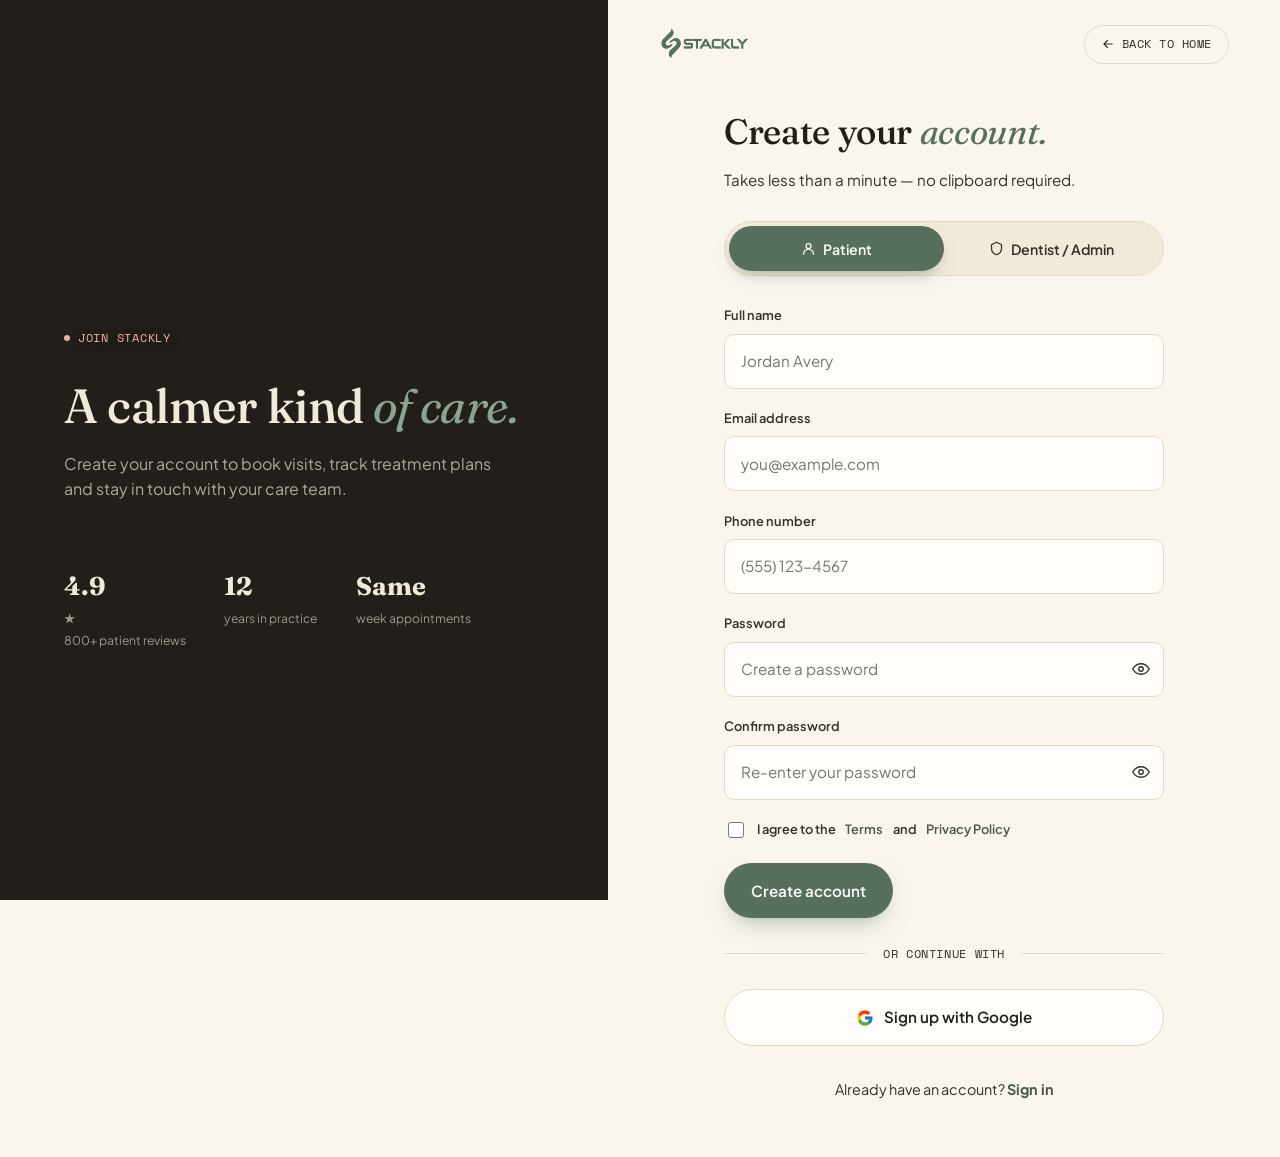
<file: signup.html>
<!DOCTYPE html>
<html lang="en">

<head>
    <meta charset="UTF-8">
    <meta name="viewport" content="width=device-width, initial-scale=1.0">
    <title>Create an account — Stackly Dental Studio</title>
    <meta name="description" content="Create your Stackly Dental Studio patient account.">

    <link rel="preconnect" href="https://fonts.googleapis.com">
    <link rel="preconnect" href="https://fonts.gstatic.com" crossorigin>
    <link
        href="https://fonts.googleapis.com/css2?family=Fraunces:ital,opsz,wght@0,9..144,300;0,9..144,400;0,9..144,500;0,9..144,600;1,9..144,400;1,9..144,500&family=Plus+Jakarta+Sans:wght@400;500;600;700;800&family=Space+Mono:wght@400;700&display=swap"
        rel="stylesheet">

    <link rel="stylesheet" href="https://cdnjs.cloudflare.com/ajax/libs/font-awesome/6.5.0/css/all.min.css">
    <link rel="stylesheet" href="assets/css/style.css">
    <link rel="stylesheet" href="assets/css/auth.css">
</head>

<body>

    <div class="grain-overlay" aria-hidden="true"></div>

    <main class="auth">

        <!-- ============ ASIDE (brand panel) ============ -->
        <section class="auth__aside">

            <div class="auth__aside-top">
                <p class="eyebrow eyebrow--light">
                    <span class="eyebrow__dot"></span> Join Stackly
                </p>
                <h1 class="auth__aside-title">A calmer kind <em>of care.</em></h1>
                <p class="auth__aside-lead">
                    Create your account to book visits, track treatment plans and stay in touch with your care team.
                </p>
            </div>

            <div class="auth__aside-stats">
                <div class="auth__aside-stat">
                    <strong>4.9<span>★</span></strong>
                    <span>800+ patient reviews</span>
                </div>
                <div class="auth__aside-stat">
                    <strong>12</strong>
                    <span>years in practice</span>
                </div>
                <div class="auth__aside-stat">
                    <strong>Same</strong>
                    <span>week appointments</span>
                </div>
            </div>
        </section>

        <!-- ============ FORM PANEL ============ -->
        <section class="auth__panel">
            <div class="authbar">
                <a href="index.html" class="authbar__logo">
                    <img src="assets/images/stackly-logo.webp" alt="Stackly" class="authbar__logo-img">
                </a>
                <a href="index.html" class="authbar__back">
                    <svg viewBox="0 0 24 24" width="14" height="14">
                        <path d="M19 12H5M11 6l-6 6 6 6" fill="none" stroke="currentColor" stroke-width="2"
                            stroke-linecap="round" stroke-linejoin="round" />
                    </svg>
                    <span>Back to home</span>
                </a>
            </div>

            <div class="auth__card">

                <div class="auth__card-head">
                    <h2 class="auth__card-title">Create your <em>account.</em></h2>
                    <p class="auth__card-sub">Takes less than a minute — no clipboard required.</p>
                </div>

                <!-- Role switch: Patient / Admin -->
                <div class="role-switch" data-role-switch data-role="patient" role="tablist" aria-label="Signup as">
                    <span class="role-switch__thumb" aria-hidden="true"></span>
                    <button type="button" class="role-switch__btn" data-role-btn="patient" role="tab"
                        aria-selected="true">
                        <svg viewBox="0 0 24 24" fill="none">
                            <path d="M12 12a4 4 0 100-8 4 4 0 000 8zM4 21a8 8 0 0116 0" stroke="currentColor"
                                stroke-width="2" stroke-linecap="round" stroke-linejoin="round" />
                        </svg>
                        Patient
                    </button>
                    <button type="button" class="role-switch__btn" data-role-btn="admin" role="tab"
                        aria-selected="false">
                        <svg viewBox="0 0 24 24" fill="none">
                            <path d="M12 2l8 4v6c0 5-3.4 8.7-8 10-4.6-1.3-8-5-8-10V6l8-4z" stroke="currentColor"
                                stroke-width="2" stroke-linecap="round" stroke-linejoin="round" />
                        </svg>
                        Dentist / Admin
                    </button>
                </div>

                <div class="auth-banner" id="signupBanner" role="alert">
                    <svg viewBox="0 0 24 24" fill="none">
                        <path d="M12 8v5M12 16h.01M21 12a9 9 0 11-18 0 9 9 0 0118 0z" stroke="currentColor"
                            stroke-width="2" stroke-linecap="round" stroke-linejoin="round" />
                    </svg>
                    <span data-banner-text></span>
                </div>

                <form id="signupForm" novalidate>
                    <input type="hidden" id="signupRole" value="patient">

                    <div class="auth-field">
                        <label for="suName">Full name</label>
                        <div class="auth-field__control">
                            <input type="text" id="suName" name="name" placeholder="Jordan Avery" autocomplete="name">
                        </div>
                        <span class="auth-field__error"></span>
                    </div>

                    <div class="auth-field">
                        <label for="suEmail">Email address</label>
                        <div class="auth-field__control">
                            <input type="email" id="suEmail" name="email" placeholder="you@example.com"
                                autocomplete="email">
                        </div>
                        <span class="auth-field__error"></span>
                    </div>

                    <div class="auth-field">
                        <label for="suPhone">Phone number</label>
                        <div class="auth-field__control">
                            <input type="tel" id="suPhone" name="phone" placeholder="(555) 123-4567" autocomplete="tel">
                        </div>
                        <span class="auth-field__error"></span>
                    </div>

                    <div class="auth-field auth-field--pw">
                        <label for="suPassword">Password</label>
                        <div class="auth-field__control">
                            <input type="password" id="suPassword" name="password" placeholder="Create a password"
                                autocomplete="new-password">
                            <button type="button" class="pw-toggle" data-target="suPassword" aria-label="Show password">
                                <svg class="eye" viewBox="0 0 24 24" fill="none">
                                    <path d="M1 12s4-7 11-7 11 7 11 7-4 7-11 7-11-7-11-7z" stroke="currentColor"
                                        stroke-width="1.8" />
                                    <circle cx="12" cy="12" r="3" stroke="currentColor" stroke-width="1.8" />
                                </svg>
                                <svg class="eye-off" viewBox="0 0 24 24" fill="none">
                                    <path
                                        d="M3 3l18 18M10.6 10.6a3 3 0 004.24 4.24M9.9 5.1A11 11 0 0123 12s-1.6 2.8-4.5 4.9M6.1 6.6C3.9 8.1 2 12 2 12s2.4 4.2 6 6.2"
                                        stroke="currentColor" stroke-width="1.8" stroke-linecap="round" />
                                </svg>
                            </button>
                        </div>
                        <span class="auth-field__error"></span>
                    </div>

                    <div class="auth-field auth-field--pw">
                        <label for="suConfirm">Confirm password</label>
                        <div class="auth-field__control">
                            <input type="password" id="suConfirm" name="confirmPassword"
                                placeholder="Re-enter your password" autocomplete="new-password">
                            <button type="button" class="pw-toggle" data-target="suConfirm" aria-label="Show password">
                                <svg class="eye" viewBox="0 0 24 24" fill="none">
                                    <path d="M1 12s4-7 11-7 11 7 11 7-4 7-11 7-11-7-11-7z" stroke="currentColor"
                                        stroke-width="1.8" />
                                    <circle cx="12" cy="12" r="3" stroke="currentColor" stroke-width="1.8" />
                                </svg>
                                <svg class="eye-off" viewBox="0 0 24 24" fill="none">
                                    <path
                                        d="M3 3l18 18M10.6 10.6a3 3 0 004.24 4.24M9.9 5.1A11 11 0 0123 12s-1.6 2.8-4.5 4.9M6.1 6.6C3.9 8.1 2 12 2 12s2.4 4.2 6 6.2"
                                        stroke="currentColor" stroke-width="1.8" stroke-linecap="round" />
                                </svg>
                            </button>
                        </div>
                        <span class="auth-field__error"></span>
                    </div>

                    <div class="auth-field" style="margin-bottom:1.4rem;">
                        <div class="auth-row" style="margin-bottom:0;">
                            <label class="auth-check" style="margin-bottom:0;">
                                <input type="checkbox" id="suTerms">
                                I agree to the <a href="404.html">Terms</a> and <a href="404.html">Privacy Policy</a>
                            </label>
                        </div>
                        <span class="auth-field__error"></span>
                    </div>

                    <button type="submit" class="btn btn--sage btn--block">
                        <span class="btn__label">Create account</span>
                        <span class="btn__spinner" aria-hidden="true"></span>
                    </button>
                </form>

                <div class="auth-divider">or continue with</div>

                <div class="auth-social">
                    <a href="404.html" type="button" class="btn btn--social" id="googleSignupBtn">
                        <svg viewBox="0 0 48 48">
                            <path fill="#FFC107"
                                d="M43.6 20.5H42V20H24v8h11.3c-1.6 4.6-6 8-11.3 8-6.6 0-12-5.4-12-12s5.4-12 12-12c3.1 0 5.9 1.2 8 3.1l5.7-5.7C34.6 6.1 29.6 4 24 4 12.9 4 4 12.9 4 24s8.9 20 20 20 20-8.9 20-20c0-1.2-.1-2.4-.4-3.5z" />
                            <path fill="#FF3D00"
                                d="M6.3 14.7l6.6 4.8C14.6 15.9 18.9 13 24 13c3.1 0 5.9 1.2 8 3.1l5.7-5.7C34.6 6.1 29.6 4 24 4 16.2 4 9.5 8.4 6.3 14.7z" />
                            <path fill="#4CAF50"
                                d="M24 44c5.5 0 10.4-2.1 14.2-5.5l-6.6-5.5c-2 1.5-4.6 2.4-7.6 2.4-5.3 0-9.7-3.4-11.3-8.1l-6.6 5.1C9.4 39.6 16.1 44 24 44z" />
                            <path fill="#1976D2"
                                d="M43.6 20.5H42V20H24v8h11.3c-.8 2.2-2.2 4.1-4 5.5l6.6 5.5C41.6 35.7 44 30.3 44 24c0-1.2-.1-2.4-.4-3.5z" />
                        </svg>
                        Sign up with Google
                    </a>
                </div>

                <p class="auth__card-foot">
                    Already have an account? <a href="login.html">Sign in</a>
                </p>
            </div>
        </section>
    </main>

    <script src="assets/js/auth.js"></script>
</body>

</html>
</file>
<file: assets/css/style.css>
/* ==========================================================================
   Stackly DENTAL STUDIO — Design tokens
   ========================================================================== */
:root {
  /* Colors */
  --color-porcelain: #FAF6EE;
  --color-porcelain-dim: #F1EAD9;
  --color-porcelain-line: #E4D9C4;
  --color-espresso: #221F1B;
  --color-espresso-soft: #34302A;
  --color-sage: #57705D;
  --color-sage-deep: #435A49;
  --color-sage-light: #8AA491;
  --color-blush: #E8B4A0;
  --color-gold: #B08A4E;
  --color-cream: #F1EAD9;
  --color-white: #FFFDF9;

  /* Type */
  --font-display: "Fraunces", ui-serif, Georgia, serif;
  --font-body: "Plus Jakarta Sans", ui-sans-serif, system-ui, sans-serif;
  --font-mono: "Space Mono", ui-monospace, monospace;

  --fs-hero: clamp(2.6rem, 5.4vw + 1rem, 5.4rem);
  --fs-h2: clamp(2rem, 3vw + 1rem, 3.4rem);
  --fs-h3: clamp(1.3rem, 1vw + 1rem, 1.7rem);
  --fs-lead: clamp(1.05rem, 0.5vw + 0.6rem, 1.25rem);
  --fs-body: 1rem;
  --fs-small: 0.85rem;

  /* Layout */
  --container: 1280px;
  --gutter: clamp(1.25rem, 4vw, 4rem);
  --radius-lg: 28px;
  --radius-md: 18px;
  --radius-sm: 10px;
  --ease: cubic-bezier(0.22, 1, 0.36, 1);
}

/* ==========================================================================
   Reset
   ========================================================================== */
*,
*::before,
*::after {
  box-sizing: border-box;
}

html {
  scroll-behavior: smooth;
}

body {
  margin: 0;
  background: var(--color-porcelain);
  color: var(--color-espresso);
  font-family: var(--font-body);
  font-size: var(--fs-body);
  line-height: 1.6;
  -webkit-font-smoothing: antialiased;
  overflow-x: clip;
}

body.no-scroll {
  overflow: hidden;
}

img {
  max-width: 100%;
  display: block;
}

a {
  color: inherit;
  text-decoration: none;
}

ul {
  list-style: none;
  margin: 0;
  padding: 0;
}

h1,
h2,
h3,
h4,
p {
  margin: 0;
}

button {
  font: inherit;
  cursor: pointer;
  background: none;
  border: none;
  color: inherit;
}

input,
select,
textarea {
  font: inherit;
  color: inherit;
}

section {
  position: relative;
}

@media (prefers-reduced-motion: reduce) {
  html {
    scroll-behavior: auto;
  }

  *,
  *::before,
  *::after {
    animation-duration: 0.001ms !important;
    animation-iteration-count: 1 !important;
    transition-duration: 0.001ms !important;
  }
}

::selection {
  background: var(--color-sage);
  color: var(--color-white);
}

/* focus visibility */
a:focus-visible,
button:focus-visible,
input:focus-visible,
select:focus-visible,
textarea:focus-visible {
  outline: 2px solid var(--color-sage);
  outline-offset: 3px;
  border-radius: 4px;
}

/* Custom form validation error */
.form-error {
  color: #d32f2f;
  font-size: 0.8rem;
  display: block;
  margin-top: 0.3rem;
}

/* subtle grain overlay for warmth */
.grain-overlay {
  position: fixed;
  inset: 0;
  pointer-events: none;
  z-index: 9999;
  opacity: 0.035;
  mix-blend-mode: multiply;
} 

/* custom cursor dot (desktop only, added via JS) */
.cursor-dot {
  position: fixed;
  top: 0;
  left: 0;
  width: 8px;
  height: 8px;
  border-radius: 50%;
  background: var(--color-sage);
  pointer-events: none;
  z-index: 9998;
  transform: translate(-50%, -50%);
  opacity: 0;
  transition: opacity .3s ease, transform .15s ease;
}

.cursor-dot.is-active {
  opacity: 0.55;
}

.cursor-dot.is-big {
  transform: translate(-50%, -50%) scale(4);
  opacity: 0.15;
}

@media (hover: none) {
  .cursor-dot {
    display: none;
  }
}

/* ==========================================================================
   Preloader
   ========================================================================== */
.preloader {
  position: fixed;
  inset: 0;
  z-index: 10000;
  background: var(--color-espresso);
  color: var(--color-cream);
  display: flex;
  flex-direction: column;
  align-items: center;
  justify-content: center;
  gap: 1rem;
  transition: opacity .7s var(--ease), visibility .7s var(--ease);
}

.preloader.is-hidden {
  opacity: 0;
  visibility: hidden;
}

.preloader-logo {
  height: 72px;
  width: auto;
  filter: brightness(0) invert(1);
  opacity: 0;
  animation: fadeUp .6s var(--ease) forwards .3s;
}

.preloader-arc {
  width: 140px;
  color: var(--color-gold);
  margin-top: .4rem;
}

#preloaderPath {
  stroke-dasharray: 400;
  stroke-dashoffset: 400;
  animation: drawArc 1.4s var(--ease) forwards .6s;
}

@keyframes drawArc {
  to {
    stroke-dashoffset: 0;
  }
}

@keyframes fadeUp {
  from {
    opacity: 0;
    transform: translateY(8px);
  }

  to {
    opacity: 1;
    transform: translateY(0);
  }
}

/* ==========================================================================
   Shared utility elements
   ========================================================================== */
.eyebrow {
  display: inline-flex;
  align-items: center;
  gap: .5rem;
  font-family: var(--font-mono);
  font-size: .78rem;
  letter-spacing: .06em;
  text-transform: uppercase;
  color: var(--color-sage-deep);
  margin-bottom: 1rem;
}

.eyebrow--light {
  color: rgba(255, 253, 249, 0.9);
  text-shadow: 0 1px 8px rgba(0, 0, 0, 0.5);
}

.eyebrow__dot {
  width: 6px;
  height: 6px;
  border-radius: 50%;
  background: currentColor;
}

.section-title {
  font-family: var(--font-display);
  font-weight: 500;
  font-size: var(--fs-h2);
  line-height: 1.08;
  letter-spacing: -0.01em;
  max-width: 16ch;
  color: var(--color-espresso);
}

.section-title em {
  font-style: italic;
  color: var(--color-sage);
  font-weight: 400;
}

.section-title--light {
  color: var(--color-white);
}

.btn {
  display: inline-flex;
  align-items: center;
  justify-content: center;
  gap: .6rem;
  padding: .95rem 1.7rem;
  border-radius: 100px;
  font-weight: 600;
  font-size: .95rem;
  transition: transform .35s var(--ease), background .3s ease, color .3s ease, box-shadow .3s ease;
  white-space: nowrap;
}

.btn--sage {
  background: var(--color-sage);
  color: var(--color-white);
  box-shadow: 0 10px 24px -10px rgba(87, 112, 93, .6);
}

.btn--sage:hover {
  background: var(--color-sage-deep);
  transform: translateY(-2px);
}

.btn--ghost {
  background: transparent;
  color: var(--color-espresso);
  border: 1.5px solid var(--color-porcelain-line);
}

.btn--ghost:hover {
  border-color: var(--color-espresso);
  transform: translateY(-2px);
}

.btn--ghost svg {
  transition: transform .3s var(--ease);
}

.btn--ghost:hover svg {
  transform: translateX(3px);
}

.btn--sm {
  padding: .65rem 1.3rem;
  font-size: .85rem;
}

.btn--block {
  width: fit-content;
  position: relative;
  overflow: hidden;
}

.btn__success {
  display: none;
}

.btn--block.is-sent .btn__label {
  display: none;
}

.btn--block.is-sent .btn__success {
  display: inline;
}

/* ==========================================================================
   Nav
   ========================================================================== */
.nav {
  position: fixed;
  top: 0;
  left: 0;
  right: 0;
  z-index: 999;
  padding: 1.1rem 0;
  transition: background .4s ease, padding .4s ease, box-shadow .4s ease, backdrop-filter .4s ease;
}

.nav.is-scrolled {
  background: rgba(250, 246, 238, 0.85);
  backdrop-filter: blur(14px);
  padding: .7rem 0;
  box-shadow: 0 1px 0 var(--color-porcelain-line);
}
.nav.menu-is-open {
  background: var(--color-porcelain) !important;
  backdrop-filter: none !important;
  box-shadow: 0 1px 0 var(--color-porcelain-line);
}

.nav__inner {
  max-width: var(--container);
  margin: 0 auto;
  padding: 0 var(--gutter);
  display: flex;
  align-items: center;
  justify-content: space-between;
  position: relative;
  z-index: 999;
}

.nav__logo {
  font-family: var(--font-display);
  font-style: italic;
  font-weight: 500;
  font-size: 1.35rem;
  display: flex;
  align-items: center;
  gap: .5rem;
}

.nav__logo-mark {
  width: 26px;
  color: var(--color-sage);
}

.nav__logo-mark svg {
  width: 100%;
}

.nav__logo-img {
  height: 56px;
  width: auto;
  display: block;
  object-fit: contain;
}

.nav__links {
  display: flex;
  gap: 2rem;
}

.nav__links a {
  font-size: .92rem;
  font-weight: 500;
  position: relative;
  padding: .3rem 0;
}

.nav__links a::after {
  content: "";
  position: absolute;
  left: 0;
  right: 100%;
  bottom: -2px;
  height: 1.5px;
  background: var(--color-sage);
  transition: right .35s var(--ease);
}

.nav__links a:hover::after,
.nav__links a.is-active::after {
  right: 0;
}

.nav__links a.is-active {
  color: var(--color-sage);
  font-weight: 600;
}

.nav__actions {
  display: flex;
  align-items: center;
  gap: 1rem;
}

.nav__cta {
  display: inline-flex;
}

.nav__burger {
  display: none;
  flex-direction: column;
  gap: 5px;
  width: 26px;
  padding: 4px;
}

.nav__burger span {
  width: 100%;
  height: 2px;
  background: var(--color-espresso);
  transition: transform .3s ease, opacity .3s ease;
}

.nav__burger[aria-expanded="true"] span:nth-child(1) {
  transform: translateY(7px) rotate(45deg);
}

.nav__burger[aria-expanded="true"] span:nth-child(2) {
  opacity: 0;
}

.nav__burger[aria-expanded="true"] span:nth-child(3) {
  transform: translateY(-7px) rotate(-45deg);
}

.nav__mobile {
  display: none;
  flex-direction: column;
  align-items: center;
  justify-content: center;
  gap: 0;
  background: var(--color-porcelain);
  position: fixed;
  top: 0;
  left: 0;
  width: 100%;
  height: 100dvh;
  z-index: 998;
  overflow: hidden;
  opacity: 0;
  pointer-events: none;
  transform: translateY(-12px);
  transition: opacity .35s var(--ease), transform .35s var(--ease);
  padding-top: 72px;
}

.nav__mobile a {
  padding: 1.1rem var(--gutter);
  border-bottom: 1px solid var(--color-porcelain-line);
  font-weight: 500;
  font-size: 1.15rem;
  width: 100%;
  text-align: center;
  position: relative;
  transition: color .25s ease, background .25s ease;
}

.nav__mobile a.is-active {
  color: var(--color-sage-deep);
  background: rgba(87, 112, 93, .07);
  font-weight: 700;
}

.nav__mobile a.is-active::before {
  content: "";
  position: absolute;
  left: 0;
  top: 0;
  bottom: 0;
  width: 3px;
  background: var(--color-sage);
  border-radius: 0 3px 3px 0;
}

.nav__mobile .btn {
  margin: 1.5rem var(--gutter) 0;
  width: calc(100% - (var(--gutter) * 2));
  text-align: center;
  justify-content: center;
}

.nav__mobile.is-open {
  opacity: 1;
  pointer-events: auto;
  transform: translateY(0);
}

/* ==========================================================================
   Hero
   ========================================================================== */
.hero {
  min-height: 100vh;
  display: flex;
  flex-direction: column;
  justify-content: center;
  padding: 8rem var(--gutter) 5rem;
  background:
    radial-gradient(ellipse 60% 50% at 85% 15%, rgba(87, 112, 93, .10), transparent 60%),
    var(--color-porcelain);
}

.hero__inner {
  max-width: var(--container);
  margin: 0 auto;
  width: 100%;
  display: grid;
  grid-template-columns: 1.05fr 0.95fr;
  gap: clamp(2rem, 5vw, 5rem);
  align-items: center;
}

.hero__title {
  font-family: var(--font-display);
  font-weight: 500;
  font-size: var(--fs-hero);
  line-height: 1.02;
  letter-spacing: -0.015em;
  margin: 0 0 1.4rem;
}

.hero__title .line {
  display: block;
  overflow: hidden;
}

.hero__title em {
  font-style: italic;
  color: var(--color-sage);
  font-weight: 400;
}

.hero__sub {
  font-size: var(--fs-lead);
  max-width: 44ch;
  color: var(--color-espresso-soft);
  margin-bottom: 2.1rem;
}

.hero__ctas {
  display: flex;
  gap: 1rem;
  flex-wrap: wrap;
  margin-bottom: 3rem;
}

.hero__trust {
  display: flex;
  align-items: center;
  gap: 1.25rem;
  flex-wrap: wrap;
}

.hero__trust-item {
  display: flex;
  flex-direction: column;
}

.hero__trust-item strong {
  font-family: var(--font-display);
  font-size: 1.4rem;
}

.hero__trust-item strong span {
  color: var(--color-gold);
}

.hero__trust-item span:last-child {
  font-size: .78rem;
  color: var(--color-espresso-soft);
}

.hero__trust-divider {
  width: 1px;
  height: 32px;
  background: var(--color-porcelain-line);
}

.hero__visual {
  position: relative;
  overflow: hidden;
}

.hero__frame {
  position: relative;
  border-radius: var(--radius-lg);
  overflow: hidden;
  aspect-ratio: 4/5;
  box-shadow: 0 40px 80px -30px rgba(34, 31, 27, .35);
}

.hero__frame img {
  width: 100%;
  height: 100%;
  object-fit: cover;
}

.hero__badge {
  position: absolute;
  left: 1.4rem;
  bottom: 1.4rem;
  background: rgba(250, 246, 238, .92);
  backdrop-filter: blur(8px);
  border-radius: var(--radius-md);
  padding: 1rem 1.3rem;
  display: flex;
  flex-direction: column;
}

.hero__badge-num {
  font-family: var(--font-display);
  font-size: 1.9rem;
  font-weight: 500;
}

.hero__badge-label {
  font-size: .75rem;
  color: var(--color-espresso-soft);
}

.hero__arc {
  position: absolute;
  width: 130%;
  left: -15%;
  bottom: -6%;
  pointer-events: none;
  z-index: -1;
  opacity: .8;
}

#heroArcPath {
  stroke-dasharray: 900;
  stroke-dashoffset: 900;
}

.hero__scroll {
  position: absolute;
  bottom: 1.6rem;
  left: 50%;
  transform: translateX(-50%);
  display: flex;
  flex-direction: column;
  align-items: center;
  gap: .4rem;
  font-family: var(--font-mono);
  font-size: .7rem;
  letter-spacing: .1em;
  text-transform: uppercase;
  color: var(--color-espresso-soft);
  opacity: .7;
}

.hero__scroll svg {
  animation: bounceDown 1.8s ease-in-out infinite;
}

@keyframes bounceDown {

  0%,
  100% {
    transform: translateY(0);
  }

  50% {
    transform: translateY(5px);
  }
}

/* ==========================================================================
   Stats strip
   ========================================================================== */
.stats {
  background: var(--color-espresso);
  color: var(--color-cream);
  padding: 3.5rem 0 4rem;
  overflow: hidden;
}

.stats__marquee {
  border-top: 1px solid rgba(241, 234, 217, .15);
  border-bottom: 1px solid rgba(241, 234, 217, .15);
  padding: 1rem 0;
  margin-bottom: 3.5rem;
  overflow: hidden;
}

.stats__track {
  display: flex;
  gap: 2.5rem;
  white-space: nowrap;
  width: max-content;
  animation: marquee 28s linear infinite;
  font-family: var(--font-mono);
  font-size: .85rem;
  color: var(--color-gold);
}

@keyframes marquee {
  from {
    transform: translateX(0);
  }

  to {
    transform: translateX(-50%);
  }
}

.stats__grid {
  max-width: var(--container);
  margin: 0 auto;
  padding: 0 var(--gutter);
  display: grid;
  grid-template-columns: repeat(4, 1fr);
  gap: 2rem;
}

.stats__item {
  display: flex;
  flex-direction: column;
  gap: .3rem;
  border-left: 1px solid rgba(241, 234, 217, .2);
  padding-left: 1.2rem;
}

.stats__num {
  font-family: var(--font-display);
  font-size: clamp(2rem, 3vw, 3rem);
  font-weight: 500;
}

.stats__label {
  font-size: .82rem;
  color: rgba(241, 234, 217, .65);
}

/* ==========================================================================
   About
   ========================================================================== */
.about {
  max-width: var(--container);
  margin: 0 auto;
  padding: 8rem var(--gutter);
  display: grid;
  grid-template-columns: 0.9fr 1.1fr;
  gap: clamp(2.5rem, 5vw, 5rem);
  align-items: center;
}

.about__visual {
  position: relative;
}

.about__image--main {
  border-radius: var(--radius-lg);
  overflow: hidden;
  aspect-ratio: 3/3.6;
}

.about__image--main img {
  width: 100%;
  height: 100%;
  object-fit: cover;
}

.about__image--small {
  position: absolute;
  width: 46%;
  aspect-ratio: 1/1;
  right: -8%;
  bottom: -8%;
  border-radius: var(--radius-md);
  overflow: hidden;
  border: 6px solid var(--color-porcelain);
  box-shadow: 0 25px 50px -20px rgba(34, 31, 27, .4);
}

.about__image--small img {
  width: 100%;
  height: 100%;
  object-fit: cover;
}

.about__ring {
  position: absolute;
  top: -10%;
  left: -12%;
  width: 130px;
  color: var(--color-sage);
  animation: spin 30s linear infinite;
}

@keyframes spin {
  to {
    transform: rotate(360deg);
  }
}

.about__lead {
  font-size: var(--fs-lead);
  color: var(--color-espresso-soft);
  max-width: 48ch;
  margin: 1.4rem 0 2.4rem;
}

.about__pillars {
  display: flex;
  flex-direction: column;
  gap: 1.6rem;
}

.about__pillar {
  display: grid;
  grid-template-columns: 130px 1fr;
  gap: 1rem;
  padding-top: 1.4rem;
  border-top: 1px solid var(--color-porcelain-line);
}

.about__pillar-tag {
  font-family: var(--font-mono);
  font-size: .78rem;
  text-transform: uppercase;
  letter-spacing: .06em;
  color: var(--color-gold);
}

.about__pillar p {
  color: var(--color-espresso-soft);
  max-width: 42ch;
}

/* ==========================================================================
   Services
   ========================================================================== */
.services {
  max-width: var(--container);
  margin: 0 auto;
  padding: 6rem var(--gutter) 8rem;
}

.services__head {
  max-width: 640px;
  margin-bottom: 3.5rem;
}

.services__sub {
  color: var(--color-espresso-soft);
  margin-top: .8rem;
}

.services__grid {
  display: grid;
  grid-template-columns: repeat(3, 1fr);
  grid-auto-rows: minmax(280px, auto);
  gap: 1.4rem;
}

.service-card--wide {
  grid-column: span 2;
}

.service-card--tall {
  grid-row: span 1;
}

.service-card {
  position: relative;
  border-radius: var(--radius-md);
  overflow: hidden;
  background: var(--color-white);
  border: 1px solid var(--color-porcelain-line);
  display: flex;
  flex-direction: column;
  min-height: 340px;
  transition: transform .5s var(--ease), box-shadow .5s var(--ease);
}

.service-card:hover {
  transform: translateY(-6px);
  box-shadow: 0 30px 50px -25px rgba(34, 31, 27, .3);
}

.service-card__media {
  position: relative;
  aspect-ratio: 16/9;
  overflow: hidden;
}

.service-card__media img {
  width: 100%;
  height: 100%;
  object-fit: cover;
  filter: grayscale(1) contrast(1.15) brightness(1.05);
  transform: scale(1.06);
  transition: filter .7s var(--ease), transform .7s var(--ease);
}

.service-card:hover .service-card__media img {
  filter: grayscale(0) contrast(1) brightness(1);
  transform: scale(1);
}

.service-card__media::after {
  content: "";
  position: absolute;
  inset: 0;
  background: linear-gradient(180deg, transparent 50%, rgba(34, 31, 27, .35));
  opacity: 1;
  transition: opacity .5s ease;
}

.service-card:hover .service-card__media::after {
  opacity: 0;
}

.service-card__body {
  padding: 1.5rem 1.6rem 1.8rem;
  display: flex;
  flex-direction: column;
  gap: .5rem;
  flex: 1;
}

.service-card__icon {
  width: 30px;
  height: 30px;
  color: var(--color-sage);
  margin-bottom: .3rem;
}

.service-card__icon svg {
  width: 100%;
  height: 100%;
}

.service-card__body h3 {
  font-family: var(--font-display);
  font-size: 1.25rem;
  font-weight: 500;
}

.service-card__body p {
  color: var(--color-espresso-soft);
  font-size: .92rem;
  flex: 1;
}

.service-card__link {
  font-size: .85rem;
  font-weight: 600;
  color: var(--color-sage-deep);
  margin-top: .4rem;
  display: inline-flex;
  align-items: center;
  gap: .4rem;
}

.service-card__link i {
  font-size: .75rem;
  transition: transform .3s var(--ease);
}

.service-card__link:hover i {
  transform: translateX(4px);
}

/* ==========================================================================
   Process — Typographic rows with floating image reveal
   ========================================================================== */
.process {
  background: var(--color-espresso);
  padding: 7rem 0 8rem;
}

.process__inner {
  max-width: var(--container);
  margin: 0 auto;
  padding: 0 var(--gutter);
  position: relative;
  overflow: hidden;
}

/* ---- heading block ---- */
.process__head {
  display: grid;
  grid-template-columns: 1fr 1fr;
  gap: 1rem clamp(3rem, 6vw, 8rem);
  align-items: end;
  padding-bottom: 4rem;
  border-bottom: 1px solid rgba(241, 234, 217, .1);
}

.process__head .eyebrow {
  color: var(--color-gold);
  grid-column: 1 / -1;
}

.process__head .eyebrow__dot {
  background: var(--color-gold);
}

.process__title {
  color: var(--color-cream);
  margin: 0;
}

.process__title em {
  color: var(--color-gold);
  font-style: italic;
}

.process__lead {
  color: rgba(241, 234, 217, .5);
  font-size: var(--fs-lead);
  max-width: 36ch;
  line-height: 1.65;
  align-self: end;
}

/* ---- floating image pane (desktop only) ---- */
.process__img-pane {
  position: absolute;
  top: 0;
  right: var(--gutter);
  width: 220px;
  height: 220px;
  border-radius: var(--radius-lg);
  overflow: hidden;
  pointer-events: none;
  opacity: 0;
  transform: translateY(16px) scale(.97);
  transition: opacity .5s var(--ease), transform .5s var(--ease);
  z-index: 2;
  max-height: calc(100% - 2rem);
}

.process__img-pane.is-visible {
  opacity: 1;
  transform: translateY(0) scale(1);
}

.process__img-wrap {
  width: 100%;
  height: 100%;
}

.process__img {
  width: 100%;
  height: 100%;
  object-fit: cover;
  object-position: center top;
  transition: opacity .4s ease;
}

/* ---- step list ---- */
.process__list {
  list-style: none;
  margin: 0;
  padding: 0;
}

/* ---- single step row ---- */
.process__item {
  display: grid;
  grid-template-columns: 72px 1fr auto;
  align-items: center;
  gap: 0 2rem;
  padding: 2.2rem 0;
  border-bottom: 1px solid rgba(241, 234, 217, .08);
  cursor: default;
  position: relative;
}

/* gold left-bar on hover */
.process__item::before {
  content: "";
  position: absolute;
  left: -4px;
  top: 0;
  bottom: 0;
  width: 2px;
  background: var(--color-gold);
  transform: scaleY(0);
  transform-origin: top;
  transition: transform .4s var(--ease);
}

.process__item:hover::before {
  transform: scaleY(1);
}

/* step number */
.process__item-num {
  font-family: var(--font-display);
  font-style: italic;
  font-size: clamp(1.6rem, 2.4vw, 2.8rem);
  font-weight: 500;
  color: rgba(176, 138, 78, .28);
  line-height: 1;
  transition: color .35s ease;
  user-select: none;
}

.process__item:hover .process__item-num {
  color: var(--color-gold);
}

/* center: title + desc */
.process__item-center {
  display: flex;
  flex-direction: column;
  gap: .35rem;
  padding-right: clamp(1rem, 4vw, 6rem);
}

.process__item-title {
  font-family: var(--font-display);
  font-weight: 500;
  font-size: clamp(1.4rem, 1.8vw + .6rem, 2.1rem);
  color: var(--color-cream);
  line-height: 1.1;
  transition: color .3s ease, letter-spacing .3s ease;
}

.process__item:hover .process__item-title {
  color: var(--color-white);
  letter-spacing: .01em;
}

.process__item-desc {
  font-size: .9rem;
  color: rgba(241, 234, 217, 0);
  line-height: 1.6;
  max-width: 50ch;
  max-height: 0;
  overflow: hidden;
  transition: color .4s ease, max-height .4s var(--ease);
}

.process__item:hover .process__item-desc {
  color: rgba(241, 234, 217, .5);
  max-height: 60px;
}

/* right tag */
.process__item-tag {
  font-family: var(--font-mono);
  font-size: .68rem;
  letter-spacing: .1em;
  text-transform: uppercase;
  color: rgba(176, 138, 78, .5);
  white-space: nowrap;
  transition: color .3s ease;
}

.process__item:hover .process__item-tag {
  color: var(--color-gold);
}

/* ---- Responsive ---- */
@media (max-width: 1024px) {
  .process__img-pane {
    display: none;
  }

  .process__item {
    grid-template-columns: 56px 1fr auto;
    gap: 0 1.5rem;
  }
}

@media (max-width: 768px) {
  .process__head {
    grid-template-columns: 1fr;
    gap: .8rem;
    padding-bottom: 3rem;
  }

  .process__item {
    grid-template-columns: 44px 1fr;
    gap: 0 1.2rem;
    padding: 1.8rem 0;
  }

  .process__item-tag {
    display: none;
  }

  .process__item-desc {
    max-height: none;
    color: rgba(241, 234, 217, .42);
  }

  .process__item:hover .process__item-desc {
    max-height: none;
  }
}

/* ==========================================================================
   Team — Split layout: index list left, featured photo right
   ========================================================================== */
.team {
  background: var(--color-porcelain);
  padding: 7rem 0 8rem;
  overflow: hidden;
}

.team__inner {
  max-width: var(--container);
  margin: 0 auto;
  padding: 0 var(--gutter);
  display: grid;
  grid-template-columns: 1fr 1fr;
  gap: clamp(3rem, 6vw, 7rem);
  align-items: start;
}

/* ---- LEFT SIDE ---- */
.team__left {
  position: sticky;
  top: 6rem;
  display: flex;
  flex-direction: column;
  gap: 2.5rem;
}

.team__title {
  max-width: 12ch;
  line-height: 1.05;
}

.team__title em {
  color: var(--color-sage);
  font-style: italic;
}

/* index list */
.team__index {
  list-style: none;
  padding: 0;
  margin: 0;
  border-top: 1px solid var(--color-porcelain-line);
}

.team__index-item {
  display: flex;
  align-items: center;
  gap: 1rem;
  padding: 1.1rem 0;
  border-bottom: 1px solid var(--color-porcelain-line);
  cursor: pointer;
  position: relative;
  transition: color .3s ease;
  outline: none;
}

.team__index-item::before {
  content: "";
  position: absolute;
  left: 0;
  top: 0;
  bottom: 0;
  width: 2px;
  background: var(--color-sage);
  transform: scaleY(0);
  transform-origin: top;
  transition: transform .35s var(--ease);
}

.team__index-item.is-active::before,
.team__index-item:focus-visible::before {
  transform: scaleY(1);
}

.team__index-num {
  font-family: var(--font-mono);
  font-size: .68rem;
  letter-spacing: .1em;
  color: var(--color-sage-light);
  flex-shrink: 0;
  transition: color .3s ease;
  margin-left: 22px;
}

.team__index-item.is-active .team__index-num {
  color: var(--color-sage);
}

.team__index-item > div {
  flex: 1;
  display: flex;
  flex-direction: column;
  gap: .15rem;
}

.team__index-item strong {
  font-family: var(--font-display);
  font-size: 1rem;
  font-weight: 500;
  color: var(--color-espresso);
  line-height: 1.2;
  transition: color .3s ease;
}

.team__index-item.is-active strong {
  color: var(--color-sage-deep);
}

.team__index-item > div > span {
  font-size: .75rem;
  color: var(--color-espresso-soft);
  opacity: .65;
}

.team__index-arrow {
  width: 18px;
  height: 18px;
  color: var(--color-porcelain-line);
  flex-shrink: 0;
  transition: color .3s ease, transform .3s var(--ease);
}

.team__index-item.is-active .team__index-arrow,
.team__index-item:hover .team__index-arrow {
  color: var(--color-sage);
  transform: translateX(4px);
}

/* bio panel */
.team__bio {
  min-height: 64px;
}

.team__bio-text {
  font-size: var(--fs-lead);
  color: var(--color-espresso-soft);
  max-width: 38ch;
  line-height: 1.65;
  opacity: 0;
  transform: translateY(8px);
  transition: opacity .45s ease, transform .45s var(--ease);
}

.team__bio-text.is-visible {
  opacity: 1;
  transform: translateY(0);
}

/* ---- RIGHT SIDE ---- */
.team__right {
  display: flex;
  flex-direction: column;
  gap: 1rem;
}

.team__photo-wrap {
  position: relative;
  border-radius: var(--radius-lg);
  overflow: hidden;
  aspect-ratio: 4 / 5;
}

.team__featured-img {
  width: 100%;
  height: 100%;
  object-fit: cover;
  transition: opacity .5s ease, transform .7s var(--ease);
}

.team__featured-img.is-swapping {
  opacity: 0;
  transform: scale(1.03);
}

/* name badge overlay at bottom */
.team__photo-badge {
  position: absolute;
  bottom: 1.4rem;
  left: 1.4rem;
  right: 1.4rem;
  background: rgba(250, 246, 238, .88);
  backdrop-filter: blur(10px);
  border-radius: var(--radius-md);
  padding: .9rem 1.1rem;
  display: flex;
  flex-direction: column;
  gap: .15rem;
  transition: opacity .4s ease, transform .4s var(--ease);
}

.team__badge-name {
  font-family: var(--font-display);
  font-size: 1.1rem;
  font-weight: 500;
  color: var(--color-espresso);
  line-height: 1.2;
}

.team__badge-role {
  font-family: var(--font-mono);
  font-size: .65rem;
  letter-spacing: .08em;
  text-transform: uppercase;
  color: var(--color-sage);
}

/* thumbnail strip */
.team__thumbs {
  display: flex;
  gap: .7rem;
}

.team__thumb {
  flex: 1;
  aspect-ratio: 1 / 1;
  border-radius: var(--radius-sm);
  overflow: hidden;
  border: 2px solid transparent;
  transition: border-color .3s ease, transform .3s var(--ease), opacity .3s ease;
  opacity: .55;
  cursor: pointer;
}

.team__thumb img {
  width: 100%;
  height: 100%;
  object-fit: cover;
  pointer-events: none;
}

.team__thumb.is-active {
  border-color: var(--color-sage);
  opacity: 1;
}

.team__thumb:hover {
  opacity: .85;
  transform: translateY(-2px);
}

/* ---- Responsive ---- */
@media (max-width: 1024px) {
  .team__inner {
    grid-template-columns: 1fr;
    gap: 3rem;
  }

  .team__left {
    position: static;
  }

  .team__right {
    max-width: 540px;
  }
}

@media (max-width: 640px) {
  .team__right {
    max-width: 100%;
  }

  .team__photo-wrap {
    aspect-ratio: 3 / 4;
  }

  .team__thumbs {
    gap: .5rem;
  }
}

/* ==========================================================================
   Studio Tour (replaces Gallery)
   ========================================================================== */
.studio {
  position: relative;
  width: 100%;
  height: 100vh;
  min-height: 560px;
  max-height: 900px;
  overflow: hidden;
  display: flex;
  flex-direction: column;
  justify-content: flex-end;
  padding: 2rem var(--gutter);
}

/* inner wrapper clips to rounded card */
.studio__slides {
  border-radius: var(--radius-lg);
  overflow: hidden;
}

/* --- Slides --- */
.studio__slides {
  position: absolute;
  inset: 0;
  border-radius: var(--radius-lg);
  overflow: hidden;
}

.studio__slide {
  position: absolute;
  inset: 0;
  opacity: 0;
  transition: opacity .9s var(--ease);
  will-change: opacity;
}

.studio__slide.is-active {
  opacity: 1;
}

.studio__slide img {
  width: 100%;
  height: 100%;
  object-fit: cover;
  transform: scale(1.04);
  transition: transform 6s ease;
}

.studio__slide.is-active img {
  transform: scale(1);
}

/* --- Bottom gradient overlay --- */
.studio__overlay {
  position: absolute;
  inset: 0;
  background: linear-gradient(
    to top,
    rgba(20, 17, 14, 0.88) 0%,
    rgba(20, 17, 14, 0.55) 36%,
    rgba(20, 17, 14, 0.40) 65%,
    rgba(20, 17, 14, 0.25) 100%
  );
  pointer-events: none;
  z-index: 1;
  border-radius: var(--radius-lg);
}

/* --- Caption (top-left) --- */
.studio__captions {
  position: absolute;
  top: clamp(5rem, 8vw, 7rem);
  left: calc(var(--gutter) * 2);
  z-index: 2;
  max-width: 520px;
}

.studio__caption {
  opacity: 0;
  transform: translateY(14px);
  transition: opacity .7s var(--ease), transform .7s var(--ease);
  position: absolute;
  top: 0;
  left: 0;
  pointer-events: none;
}

.studio__caption.is-active {
  opacity: 1;
  transform: translateY(0);
  position: relative;
  pointer-events: auto;
}

.studio__caption-title {
  font-family: var(--font-display);
  font-weight: 500;
  font-size: clamp(1.6rem, 2.6vw + .8rem, 3rem);
  line-height: 1.1;
  color: var(--color-white);
  margin-top: .6rem;
  max-width: 18ch;
  letter-spacing: -0.01em;
  text-shadow: 0 2px 16px rgba(0, 0, 0, 0.55), 0 1px 4px rgba(0, 0, 0, 0.4);
}

/* --- Bottom content wrapper (explore hint + tabs) --- */
.studio__content {
  position: relative;
  z-index: 2;
  display: flex;
  flex-direction: column;
  align-items: center;
  gap: .9rem;
  padding-bottom: clamp(2rem, 4vw, 3.5rem);
}

/* --- "Explore the space" hint --- */
.studio__explore {
  display: flex;
  align-items: center;
  gap: .45rem;
  font-family: var(--font-mono);
  font-size: .68rem;
  letter-spacing: .12em;
  text-transform: uppercase;
  color: rgba(255, 253, 249, 0.85);
  text-shadow: 0 1px 6px rgba(0, 0, 0, 0.5);
}

/* --- Pill tab bar --- */
.studio__tabs {
  display: inline-flex;
  align-items: center;
  gap: .2rem;
  background: rgba(20, 17, 14, 0.55);
  backdrop-filter: blur(16px);
  -webkit-backdrop-filter: blur(16px);
  border: 1px solid rgba(255, 253, 249, 0.14);
  border-radius: 999px;
  padding: .32rem .36rem;
}

.studio__tab {
  padding: .55rem 1.35rem;
  border-radius: 999px;
  font-family: var(--font-mono);
  font-size: .72rem;
  letter-spacing: .1em;
  text-transform: uppercase;
  color: rgba(255, 253, 249, 0.6);
  background: transparent;
  border: none;
  cursor: pointer;
  transition: color .3s ease, background .3s ease;
  white-space: nowrap;
}

.studio__tab:hover {
  color: var(--color-white);
}

.studio__tab.is-active {
  background: var(--color-white);
  color: var(--color-espresso);
  font-weight: 700;
}

/* --- Responsive --- */
@media (max-width: 768px) {
  .studio {
    max-height: 100svh;
  }

  .studio__captions {
    top: clamp(4.5rem, 10vw, 6rem);
    left: calc(var(--gutter) * 2);
    right: var(--gutter);
    max-width: 100%;
  }

  .studio__tabs {
    gap: .1rem;
    padding: .28rem .3rem;
  }

  .studio__tab {
    padding: .5rem .9rem;
    font-size: .66rem;
    letter-spacing: .07em;
  }
}

@media (max-width: 420px) {
  .studio__tab {
    padding: .45rem .65rem;
    font-size: .6rem;
    letter-spacing: .05em;
  }

  .studio__explore {
    display: none;
  }
}

/* ==========================================================================
   Testimonials
   ========================================================================== */
.testimonials {
  margin: 50px auto;
  padding: 8rem var(--gutter);
  background: var(--color-espresso);
  color: var(--color-cream);
}

.testimonials__head {
  display: flex;
  justify-content: space-between;
  align-items: flex-end;
  margin-bottom: 3rem;
  gap: 2rem;
  flex-wrap: wrap;
}

.testimonials__rail {
  display: flex;
  gap: 1.5rem;
  overflow: hidden;
}

.t-card {
  flex: 0 0 calc(33.333% - 1rem);
  background: rgba(255, 255, 255, 0.04);
  border: 1px solid rgba(255, 255, 255, 0.08);
  backdrop-filter: blur(12px);
  -webkit-backdrop-filter: blur(12px);
  border-radius: var(--radius-lg);
  padding: 2.5rem;
  display: flex;
  flex-direction: column;
  gap: 1.2rem;
  transition: transform .6s var(--ease), opacity .6s var(--ease);
}

.t-card__stars {
  color: var(--color-gold);
  letter-spacing: .1em;
  font-size: .9rem;
}

.t-card p {
  font-family: var(--font-display);
  font-size: 1.15rem;
  line-height: 1.6;
  color: var(--color-cream);
  flex: 1;
}

.t-card__person {
  display: flex;
  align-items: center;
  gap: .8rem;
}

.t-card__person img {
  width: 42px;
  height: 42px;
  border-radius: 50%;
  object-fit: cover;
}

.t-card__person strong {
  display: block;
  font-size: .92rem;
}

.t-card__person span {
  font-size: .85rem;
  color: rgba(241, 234, 217, 0.6);
}

.testimonials__nav {
  display: flex;
  gap: .8rem;
  margin-top: 2.2rem;
}

.testimonials__nav button {
  width: 48px;
  height: 48px;
  border-radius: 50%;
  border: 1px solid rgba(241, 234, 217, 0.2);
  color: var(--color-cream);
  background: transparent;
  display: flex;
  align-items: center;
  justify-content: center;
  transition: all 0.3s ease;
  cursor: pointer;
}

.testimonials__nav button:hover {
  background: var(--color-cream);
  color: var(--color-espresso);
  transform: scale(1.05);
}

/* ==========================================================================
   Booking CTA
   ========================================================================== */
.book {
  background: var(--color-porcelain);
  color: var(--color-espresso);
  display: grid;
  grid-template-columns: 0.85fr 1.15fr;
  gap: 0;
}

.book__panel {
  padding: 6rem var(--gutter);
  display: flex;
  flex-direction: column;
  justify-content: center;
}

.book__sub {
  color: var(--color-espresso-soft);
  max-width: 40ch;
  margin: 1.2rem 0 2.4rem;
  font-size: var(--fs-lead);
}

.book__hours {
  display: flex;
  flex-direction: column;
  gap: .8rem;
  max-width: 320px;
}

.book__hours li {
  display: flex;
  justify-content: space-between;
  padding-bottom: .8rem;
  border-bottom: 1px solid var(--color-porcelain-line);
  font-size: .9rem;
}

.book__hours li span:first-child {
  color: var(--color-espresso-soft);
  font-family: var(--font-mono);
  font-size: .8rem;
}

.book__form {
  background: var(--color-porcelain);
  color: var(--color-espresso);
  padding: 5rem var(--gutter);
  display: flex;
  flex-direction: column;
  gap: 1.3rem;
  justify-content: center;
}

.book__row {
  display: grid;
  grid-template-columns: 1fr 1fr;
  gap: 1.3rem;
}

.book__field {
  display: flex;
  flex-direction: column;
  gap: .5rem;
}

.book__field label {
  font-size: .8rem;
  font-weight: 600;
  color: var(--color-espresso-soft);
}

.book__field input,
.book__field select,
.book__field textarea {
  padding: .85rem 1rem;
  border-radius: var(--radius-sm);
  border: 1.5px solid var(--color-porcelain-line);
  background: var(--color-white);
  transition: border-color .3s ease;
}

.book__field input:focus,
.book__field select:focus,
.book__field textarea:focus {
  border-color: var(--color-sage);
  outline: none;
}

.book__field textarea {
  resize: vertical;
}

.book__disclaimer {
  font-size: .75rem;
  color: var(--color-espresso-soft);
  text-align: center;
  opacity: .7;
}

/* ==========================================================================
   Footer
   ========================================================================== */
.footer {
  background: var(--color-espresso);
  color: var(--color-cream);
  padding-top: 1rem;
  position: relative;
}

.footer__arc {
  width: 100%;
  height: 30px;
  color: var(--color-gold);
  opacity: .5;
}

.footer__top {
  max-width: var(--container);
  margin: 0 auto;
  padding: 3rem var(--gutter) 4rem;
  display: grid;
  grid-template-columns: 1.4fr 1fr 1fr 1.2fr;
  gap: 2.5rem;
}

.footer__logo {
  color: var(--color-cream);
  margin-bottom: .8rem;
}

.footer__brand p {
  color: rgba(241, 234, 217, .6);
  font-size: .9rem;
  max-width: 26ch;
  margin-bottom: 1.4rem;
}

.footer__social {
  display: flex;
  gap: .8rem;
}

.footer__social a {
  width: 34px;
  height: 34px;
  border-radius: 50%;
  border: 1px solid rgba(241, 234, 217, .25);
  display: flex;
  align-items: center;
  justify-content: center;
  font-size: .7rem;
  font-family: var(--font-mono);
  transition: background .3s ease, border-color .3s ease;
}

.footer__social a:hover {
  background: var(--color-sage);
  border-color: var(--color-sage);
}

.footer__col {
  display: flex;
  flex-direction: column;
  gap: .8rem;
}

.footer__col h4 {
  font-family: var(--font-mono);
  font-size: .75rem;
  text-transform: uppercase;
  letter-spacing: .08em;
  color: var(--color-gold);
  margin-bottom: .4rem;
}

.footer__col a,
.footer__col p {
  color: rgba(241, 234, 217, .7);
  font-size: .9rem;
}

.footer__col a:hover {
  color: var(--color-cream);
}

.footer__bottom {
  border-top: 1px solid rgba(241, 234, 217, .12);
  padding: 1.6rem var(--gutter);
  display: flex;
  justify-content: space-between;
  max-width: var(--container);
  margin: 0 auto;
  font-size: .8rem;
  color: rgba(241, 234, 217, .5);
  flex-wrap: wrap;
  gap: .6rem;
}

.footer__legal a:hover {
  color: var(--color-cream);
}

/* Floating book button (mobile) */
.fab-book {
  position: fixed;
  bottom: 1.5rem;
  right: 1.5rem;
  z-index: 500;
  width: 54px;
  height: 54px;
  border-radius: 50%;
  background: var(--color-sage);
  color: var(--color-white);
  display: none;
  align-items: center;
  justify-content: center;
  box-shadow: 0 15px 30px -10px rgba(87, 112, 93, .6);
}

/* ==========================================================================
   AOS-like reveal (driven by JS toggling .is-visible)
   ========================================================================== */
[data-reveal] {
  opacity: 0;
  transform: translateY(26px);
  transition: opacity .8s var(--ease), transform .8s var(--ease);
}

[data-reveal].is-visible {
  opacity: 1;
  transform: translateY(0);
}

/* ==========================================================================
   Responsive — Laptop (≤1200px)
   ========================================================================== */
@media (max-width: 1200px) {
  .hero__inner {
    grid-template-columns: 1fr;
  }

  .hero__visual {
    max-width: 480px;
    margin: 0 auto;
    order: -1;
  }

  .hero__copy {
    text-align: center;
  }

  .hero__ctas,
  .hero__trust {
    justify-content: center;
  }

  .about {
    grid-template-columns: 1fr;
    overflow: hidden;
  }

  .about__visual {
    max-width: 460px;
    margin: 0 auto 2rem;
  }

  .about__ring {
    display: none;
  }

  .stats__grid {
    grid-template-columns: repeat(2, 1fr);
    row-gap: 2.5rem;
  }

  .services__grid {
    grid-template-columns: repeat(2, 1fr);
  }

  .service-card--wide {
    grid-column: span 2;
  }

  .book {
    grid-template-columns: 1fr;
  }
}

/* ==========================================================================
   Responsive — Tablet (≤992px)
   ========================================================================== */
@media (max-width: 992px) {
  .nav__links {
    display: none;
  }

  .nav__burger {
    display: flex;
  }

  .nav__mobile {
    display: flex;
  }

  .nav__cta {
    display: none;
  }

  .t-card {
    flex: 0 0 calc(50% - .75rem);
  }

  .book__panel,
  .book__form {
    padding: 3.5rem var(--gutter);
  }
}

/* ==========================================================================
   Responsive — Mobile (≤768px)
   ========================================================================== */
@media (max-width: 768px) {
  .services__grid {
    grid-template-columns: 1fr;
  }

  .service-card--wide {
    grid-column: span 1;
  }

  .stats__grid {
    grid-template-columns: 1fr 1fr;
    gap: 1.6rem;
  }

  .about__pillar {
    grid-template-columns: 1fr;
    gap: .4rem;
  }

  .about__image--small {
    width: 55%;
    right: 0;
    bottom: -6%;
  }

  .t-card {
    flex: 0 0 100%;
  }

  .book__row {
    grid-template-columns: 1fr;
  }

  .footer__top {
    grid-template-columns: 1fr 1fr;
  }

  .footer__col--contact {
    grid-column: span 2;
  }

  .fab-book {
    display: flex;
  }

  .hero {
    padding-top: 7rem;
  }
}

/* ==========================================================================
   Responsive — Small mobile (≤480px)
   ========================================================================== */
@media (max-width: 480px) {
  .hero__trust {
    gap: .8rem;
  }

  .hero__trust-divider {
    display: none;
  }

  .stats__grid {
    grid-template-columns: 1fr 1fr;
  }

  .footer__top {
    grid-template-columns: 1fr;
  }

  .footer__col--contact {
    grid-column: span 1;
  }

  .footer__bottom {
    flex-direction: column;
    align-items: flex-start;
  }

  .nav__logo {
    font-size: 1.15rem;
  }
}
</file>
<file: assets/css/auth.css>
.authbar {
  position: absolute;
  top: 0;
  left: 0;
  right: 0;
  z-index: 50;
  padding: 1.4rem var(--gutter);
  display: flex;
  align-items: center;
  justify-content: space-between;
}

.authbar__logo {
  display: flex;
  align-items: center;
}

.authbar__logo-img {
  height: 44px;
  width: auto;
  display: block;
  object-fit: contain;
}

.authbar--on-dark .authbar__logo {
  color: var(--color-cream);
}

.authbar__logo-mark {
  width: 24px;
  height: 24px;
  color: var(--color-sage);
  flex-shrink: 0;
}

.authbar--on-dark .authbar__logo-mark {
  color: var(--color-gold);
}

.authbar__back {
  display: inline-flex;
  align-items: center;
  gap: .45rem;
  font-family: var(--font-mono);
  font-size: .78rem;
  letter-spacing: .04em;
  text-transform: uppercase;
  color: var(--color-espresso-soft);
  padding: .55rem 1rem;
  border: 1.5px solid var(--color-porcelain-line);
  border-radius: 100px;
  transition: border-color .3s ease, transform .3s var(--ease);
}

.authbar__back:hover {
  border-color: var(--color-sage);
  transform: translateX(-2px);
}

.authbar--on-dark .authbar__back {
  color: rgba(241, 234, 217, .75);
  border-color: rgba(241, 234, 217, .25);
}

.authbar--on-dark .authbar__back:hover {
  border-color: var(--color-gold);
}

/* ---------------- Split-screen shell ---------------- */
.auth {
  min-height: 100vh;
  min-height: 100dvh;
  display: grid;
  grid-template-columns: 0.95fr 1.05fr;
  background: var(--color-porcelain);
}

.auth__aside {
  position: sticky;
  top: 0;
  height: 100vh;
  height: 100dvh;
  background: var(--color-espresso);
  color: var(--color-cream);
  padding: clamp(6rem, 10vw, 8rem) clamp(2.5rem, 5vw, 5rem) 3.5rem;
  display: flex;
  flex-direction: column;
  justify-content: center;
  gap: 4rem;
  overflow: hidden;
}

.auth__aside-arc {
  position: absolute;
  width: 140%;
  left: -20%;
  bottom: -10%;
  color: var(--color-gold);
  opacity: .5;
  pointer-events: none;
}

.auth__aside-logo {
  display: inline-block;
  margin-bottom: 1.8rem;
}

.auth__aside-logo img {
  height: 52px;
  width: auto;
  display: block;
  object-fit: contain;
  /* logo is designed for light bg — invert on dark panel */
  filter: brightness(0) invert(1);
  opacity: 0.9;
  transition: opacity .3s ease;
}

.auth__aside-logo:hover img {
  opacity: 1;
}

.auth__aside-top .eyebrow {
  color: var(--color-blush);
}

.auth__aside-title {
  font-family: var(--font-display);
  font-weight: 500;
  font-size: clamp(2rem, 3vw + 1rem, 3rem);
  line-height: 1.08;
  letter-spacing: -0.01em;
  max-width: 15ch;
  margin-top: 1rem;
}

.auth__aside-title em {
  font-style: italic;
  color: var(--color-sage-light);
  font-weight: 400;
}

.auth__aside-lead {
  color: rgba(241, 234, 217, .68);
  max-width: 36ch;
  margin-top: 1.2rem;
  font-size: var(--fs-body);
}

.auth__aside-stats {
  display: flex;
  gap: clamp(1.4rem, 3vw, 2.5rem);
  flex-wrap: wrap;
  position: relative;
  z-index: 1;
}

.auth__aside-stat strong {
  display: block;
  font-family: var(--font-display);
  font-size: 1.6rem;
}

.auth__aside-stat strong span {
  color: var(--color-gold);
}

.auth__aside-stat span:last-child {
  display: block;
  font-size: .76rem;
  color: rgba(241, 234, 217, .6);
  margin-top: .15rem;
}

/* -- Form panel -- */
.auth__panel {
  position: relative;
  display: flex;
  align-items: center;
  justify-content: center;
  padding: clamp(6.5rem, 8vw, 3rem) var(--gutter) 3.5rem;
}

.auth__card {
  width: 100%;
  max-width: 440px;
}

.auth__card-head {
  margin-bottom: 1.8rem;
}

.auth__card-title {
  font-family: var(--font-display);
  font-weight: 500;
  font-size: clamp(1.7rem, 2vw + 1rem, 2.2rem);
  letter-spacing: -0.01em;
}

.auth__card-title em {
  font-style: italic;
  color: var(--color-sage);
  font-weight: 400;
}

.auth__card-sub {
  color: var(--color-espresso-soft);
  margin-top: .5rem;
  font-size: .95rem;
}

/* ---------------- Role switch (Patient / Admin pill tabs) --------------- */
.role-switch {
  display: grid;
  grid-template-columns: 1fr 1fr;
  position: relative;
  background: var(--color-porcelain-dim);
  border: 1.5px solid var(--color-porcelain-line);
  border-radius: 100px;
  padding: 4px;
  margin-bottom: 1.8rem;
}

.role-switch__thumb {
  position: absolute;
  top: 4px;
  left: 4px;
  width: calc(50% - 4px);
  height: calc(100% - 8px);
  background: var(--color-sage);
  border-radius: 100px;
  box-shadow: 0 8px 18px -8px rgba(87, 112, 93, .6);
  transition: transform .38s var(--ease);
}

.role-switch[data-role="admin"] .role-switch__thumb {
  transform: translateX(100%);
}

.role-switch__btn {
  position: relative;
  z-index: 1;
  padding: .7rem .5rem;
  border-radius: 100px;
  text-align: center;
  font-size: .88rem;
  font-weight: 600;
  color: var(--color-espresso-soft);
  transition: color .3s ease;
  display: flex;
  align-items: center;
  justify-content: center;
  gap: .4rem;
}

.role-switch[data-role="patient"] .role-switch__btn[data-role-btn="patient"],
.role-switch[data-role="admin"] .role-switch__btn[data-role-btn="admin"] {
  color: var(--color-white);
}

.role-switch__btn svg {
  width: 15px;
  height: 15px;
}

/* ---------------- Form fields (auth) ---------------- */
.auth-field {
  display: flex;
  flex-direction: column;
  gap: .5rem;
  margin-bottom: 1.2rem;
}

/* Admin-only field (Clinic ID) — hidden until the role switch selects Admin */
[data-admin-field] {
  display: none;
  overflow: hidden;
}

[data-admin-field].is-visible {
  display: flex;
  animation: fieldIn .3s var(--ease);
}

@keyframes fieldIn {
  from {
    opacity: 0;
    transform: translateY(-6px);
  }

  to {
    opacity: 1;
    transform: translateY(0);
  }
}

.auth-field label {
  font-size: .8rem;
  font-weight: 600;
  color: var(--color-espresso-soft);
}

.auth-field__control {
  position: relative;
}

.auth-field input,
.auth-field select {
  width: 100%;
  padding: .9rem 1rem;
  border-radius: var(--radius-sm);
  border: 1.5px solid var(--color-porcelain-line);
  background: var(--color-white);
  font-size: .95rem;
  transition: border-color .3s ease, box-shadow .3s ease;
}

.auth-field input:focus,
.auth-field select:focus {
  border-color: var(--color-sage);
  outline: none;
  box-shadow: 0 0 0 4px rgba(87, 112, 93, .12);
}

.auth-field input.has-error,
.auth-field select.has-error {
  border-color: #B4543E;
}

.auth-field input.has-error:focus {
  box-shadow: 0 0 0 4px rgba(180, 84, 62, .12);
}

.auth-field__hint {
  font-size: .76rem;
  color: var(--color-espresso-soft);
  opacity: .75;
}

.auth-field__error {
  font-size: .78rem;
  color: #B4543E;
  display: none;
  align-items: center;
  gap: .35rem;
}

.auth-field__error.is-visible {
  display: flex;
}

.auth-field--pw .auth-field__control input {
  padding-right: 2.8rem;
}

/* Hide browser-native password reveal button (Edge/Chrome/Safari) */
.auth-field--pw .auth-field__control input::-ms-reveal,
.auth-field--pw .auth-field__control input::-ms-clear,
.auth-field--pw .auth-field__control input::-webkit-credentials-auto-fill-button,
.auth-field--pw .auth-field__control input::-webkit-textfield-decoration-container {
  display: none !important;
}

.pw-toggle {
  position: absolute;
  right: .4rem;
  top: 50%;
  transform: translateY(-50%);
  width: 34px;
  height: 34px;
  display: flex;
  align-items: center;
  justify-content: center;
  border-radius: 50%;
  color: var(--color-espresso-soft);
  transition: background .3s ease, color .3s ease;
}

.pw-toggle:hover {
  background: var(--color-porcelain-dim);
  color: var(--color-espresso);
}

.pw-toggle svg {
  width: 18px;
  height: 18px;
}

.pw-toggle .eye-off {
  display: none;
}

.pw-toggle.is-shown .eye {
  display: none;
}

.pw-toggle.is-shown .eye-off {
  display: block;
}

.auth-row {
  display: flex;
  align-items: center;
  justify-content: space-between;
  gap: 1rem;
  margin-bottom: 1.4rem;
  flex-wrap: wrap;
}

.auth-check {
  display: flex;
  align-items: flex-start;
  gap: .6rem;
  font-size: .85rem;
  color: var(--color-espresso-soft);
  cursor: pointer;
}

.auth-check input {
  margin-top: .2rem;
  accent-color: var(--color-sage);
  width: 16px;
  height: 16px;
  flex-shrink: 0;
}

.auth-check a {
  color: var(--color-sage-deep);
  font-weight: 600;
}

.auth-check a:hover {
  text-decoration: underline;
}

.auth-link {
  font-size: .85rem;
  font-weight: 600;
  color: var(--color-sage-deep);
}

.auth-link:hover {
  text-decoration: underline;
}

/* ---------------- Divider ---------------- */
.auth-divider {
  display: flex;
  align-items: center;
  gap: 1rem;
  margin: 1.6rem 0;
  color: var(--color-espresso-soft);
  font-size: .78rem;
  font-family: var(--font-mono);
  text-transform: uppercase;
  letter-spacing: .05em;
}

.auth-divider::before,
.auth-divider::after {
  content: "";
  flex: 1;
  height: 1px;
  background: var(--color-porcelain-line);
}

/* ---------------- Social / alt login buttons ---------------- */
.auth-social {
  display: flex;
  flex-direction: column;
  gap: .8rem;
}

.btn--social {
  background: var(--color-white);
  border: 1.5px solid var(--color-porcelain-line);
  color: var(--color-espresso);
  width: 100%;
}

.btn--social:hover {
  border-color: var(--color-espresso);
  transform: translateY(-2px);
  background: var(--color-white);
}

.btn--social svg {
  width: 18px;
  height: 18px;
}

/* ---------------- Footer note under card ---------------- */
.auth__card-foot {
  margin-top: 2rem;
  text-align: center;
  font-size: .9rem;
  color: var(--color-espresso-soft);
}

.auth__card-foot a {
  color: var(--color-sage-deep);
  font-weight: 700;
}

.auth__card-foot a:hover {
  text-decoration: underline;
}

/* ---------------- Inline status banner (success / error) ---------------- */
.auth-banner {
  display: none;
  align-items: flex-start;
  gap: .7rem;
  padding: .9rem 1.1rem;
  border-radius: var(--radius-sm);
  font-size: .85rem;
  margin-bottom: 1.4rem;
  line-height: 1.45;
}

.auth-banner.is-visible {
  display: flex;
}

.auth-banner--success {
  background: rgba(87, 112, 93, .1);
  color: var(--color-sage-deep);
  border: 1.5px solid rgba(87, 112, 93, .25);
}

.auth-banner--error {
  background: rgba(180, 84, 62, .08);
  color: #8a3f2c;
  border: 1.5px solid rgba(180, 84, 62, .25);
}

.auth-banner svg {
  width: 18px;
  height: 18px;
  flex-shrink: 0;
  margin-top: .1rem;
}

/* ---------------- Submit button loading state ---------------- */
.btn--block .btn__spinner {
  display: none;
  width: 16px;
  height: 16px;
  border-radius: 50%;
  border: 2px solid rgba(255, 253, 249, .4);
  border-top-color: var(--color-white);
  animation: spin .7s linear infinite;
}

.btn--block.is-loading .btn__label {
  opacity: .55;
}

.btn--block.is-loading .btn__spinner {
  display: inline-block;
}

/* ==========================================================================
   Responsive — Auth
   ========================================================================== */
@media (max-width: 1080px) {
  .auth {
    grid-template-columns: 1fr;
  }

  .auth__panel {
    position: static;
  }

  .authbar {
    position: absolute;
    top: 0;
    left: 0;
    right: 0;
  }

  .authbar__logo-img {
    filter: brightness(0) invert(1);
    opacity: 0.9;
  }

  .authbar__back {
    color: var(--color-cream);
    border-color: rgba(241, 234, 217, .25);
  }

  .authbar__back:hover {
    border-color: var(--color-gold);
  }

  .auth__aside {
    position: relative;
    top: auto;
    height: auto;
    justify-content: center;
    gap: 3rem;
    padding: clamp(6.5rem, 10vw, 8rem) var(--gutter) 3rem;
    min-height: 46vh;
  }

  .auth__aside-stats {
    display: none;
  }
}

@media (max-width: 640px) {
  .auth__aside {
    min-height: 34vh;
    padding-top: 6.5rem;
    padding-bottom: 2.2rem;
  }

  .auth__aside-title {
    font-size: 1.9rem;
    max-width: 20ch;
  }

  .auth__aside-lead {
    display: none;
  }

  .auth__panel {
    padding: 2.5rem 1.25rem 3rem;
  }

  .authbar {
    padding: 1.1rem 1.25rem;
  }

  .authbar__back span {
    display: none;
  }

  .authbar__back {
    padding: .55rem;
  }

  .role-switch__btn {
    font-size: .8rem;
    padding: .65rem .3rem;
  }

  .auth-row {
    flex-direction: column;
    align-items: flex-start;
    gap: .8rem;
  }
}

@media (max-width: 360px) {
  .auth__card-title {
    font-size: 1.5rem;
  }
}
</file>
<file: assets/css/dashboards.css>
/* ==========================================================================
   Stackly DENTAL STUDIO — Dashboard styles
   Built on top of assets/css/style.css design tokens. Do not redefine
   tokens here — only new components for the patient & dentist dashboards.
   ========================================================================== */

body.dash-body {
  overflow-x: hidden;
}

/* ---------------- Shell layout ---------------- */
.dash {
  display: grid;
  grid-template-columns: 272px 1fr;
  min-height: 100vh;
  min-height: 100dvh;
}

/* ---------------- Sidebar ---------------- */
.dash-sidebar {
  background: var(--color-espresso);
  color: var(--color-cream);
  display: flex;
  flex-direction: column;
  position: fixed;
  top: 0;
  left: 0;
  bottom: 0;
  width: 272px;
  z-index: 200;
  padding: 1.6rem 1.4rem 1.6rem;
  overflow-y: auto;
  transition: transform .4s var(--ease);
}

.dash-sidebar__top {
  display: flex;
  flex-direction: column;
  align-items: center;
  position: relative;
  margin-bottom: 2.2rem;
  gap: 0.5rem;
}

.dash-logo {
  display: flex;
  align-items: center;
  gap: .55rem;
  font-family: var(--font-display);
  font-style: italic;
  font-weight: 500;
  font-size: 1.25rem;
  color: var(--color-cream);
}

.dash-logo__mark {
  width: 22px;
  height: 22px;
  color: var(--color-gold);
  flex-shrink: 0;
}

.dash-logo__img {
  height: 62px;
  width: auto;
  display: block;
  filter: brightness(0) invert(1);
  opacity: 0.9;
}

.dash-sidebar__close {
  display: none;
  position: absolute;
  right: 0;
  top: 0;
  width: 34px;
  height: 34px;
  border-radius: 50%;
  align-items: center;
  justify-content: center;
  color: var(--color-cream);
  border: 1px solid rgba(241, 234, 217, .2);
}

/* Email shown under logo — only on mobile when sidebar is a drawer */
.dash-sidebar__email {
  display: none;
  font-size: 0.75rem;
  color: rgba(241, 234, 217, 0.6);
  font-family: var(--font-mono);
  letter-spacing: 0.02em;
  text-align: center;
  white-space: nowrap;
  overflow: hidden;
  text-overflow: ellipsis;
  max-width: 220px;
  padding: 0.2rem 0.6rem;
  background: rgba(241, 234, 217, 0.07);
  border: 1px solid rgba(241, 234, 217, 0.12);
  border-radius: 999px;
}

@media (max-width: 900px) {
  .dash-sidebar__email {
    display: block;
  }
}

.dash-sidebar__user {
  display: flex;
  align-items: center;
  gap: .8rem;
  padding: .9rem;
  background: rgba(241, 234, 217, .06);
  border: 1px solid rgba(241, 234, 217, .12);
  border-radius: var(--radius-md);
  margin-bottom: 1.6rem;
}

.dash-avatar {
  width: 40px;
  height: 40px;
  border-radius: 50%;
  background: var(--color-sage);
  color: var(--color-white);
  display: flex;
  align-items: center;
  justify-content: center;
  font-family: var(--font-display);
  font-weight: 500;
  font-size: .95rem;
  flex-shrink: 0;
}

.dash-avatar--gold {
  background: var(--color-gold);
}

.dash-avatar--sm {
  width: 34px;
  height: 34px;
  font-size: .8rem;
}

.dash-sidebar__user-info {
  display: flex;
  flex-direction: column;
  min-width: 0;
}

.dash-sidebar__user-info strong {
  font-size: .92rem;
  font-weight: 600;
  color: var(--color-cream);
  white-space: nowrap;
  overflow: hidden;
  text-overflow: ellipsis;
}

.dash-sidebar__user-info span {
  font-family: var(--font-mono);
  font-size: .7rem;
  letter-spacing: .05em;
  text-transform: uppercase;
  color: var(--color-gold);
}

.dash-nav {
  display: flex;
  flex-direction: column;
  gap: .3rem;
  flex: 1;
}

.dash-nav__label {
  font-family: var(--font-mono);
  font-size: .68rem;
  letter-spacing: .1em;
  text-transform: uppercase;
  color: rgba(241, 234, 217, .4);
  margin: .6rem .6rem .5rem;
}

.dash-nav__item {
  display: flex;
  align-items: center;
  gap: .8rem;
  width: 100%;
  padding: .8rem .9rem;
  border-radius: var(--radius-sm);
  font-size: .9rem;
  font-weight: 500;
  color: rgba(241, 234, 217, .68);
  text-align: left;
  transition: background .25s ease, color .25s ease;
}

.dash-nav__item svg {
  width: 18px;
  height: 18px;
  flex-shrink: 0;
  opacity: .85;
}

.dash-nav__item:hover {
  background: rgba(241, 234, 217, .07);
  color: var(--color-cream);
}

.dash-nav__item.is-active {
  background: var(--color-sage);
  color: var(--color-white);
  box-shadow: 0 10px 22px -10px rgba(87, 112, 93, .7);
}

.dash-nav__badge {
  margin-left: auto;
  font-family: var(--font-mono);
  font-size: .68rem;
  background: var(--color-gold);
  color: var(--color-espresso);
  border-radius: 100px;
  padding: .1rem .5rem;
  font-weight: 700;
}

.dash-nav__item.is-active .dash-nav__badge {
  background: rgba(255, 253, 249, .9);
}

.dash-sidebar__bottom {
  display: flex;
  flex-direction: column;
  gap: .4rem;
  padding-top: 1.2rem;
  margin-top: 1.2rem;
  border-top: 1px solid rgba(241, 234, 217, .12);
}

.dash-sidebar__link {
  display: flex;
  align-items: center;
  gap: .7rem;
  padding: .75rem .9rem;
  border-radius: var(--radius-sm);
  font-size: .88rem;
  font-weight: 500;
  color: rgba(241, 234, 217, .68);
  transition: background .25s ease, color .25s ease;
  width: 100%;
  text-align: left;
}

.dash-sidebar__link svg {
  width: 17px;
  height: 17px;
  flex-shrink: 0;
}

.dash-sidebar__link:hover {
  background: rgba(241, 234, 217, .07);
  color: var(--color-cream);
}

.dash-sidebar__link--logout:hover {
  color: var(--color-blush);
}

/* ---------------- Sidebar overlay (mobile) ---------------- */
.dash-overlay {
  display: none;
  position: fixed;
  inset: 0;
  background: rgba(34, 31, 27, .45);
  z-index: 190;
  opacity: 0;
  transition: opacity .35s ease;
}

.dash-overlay.is-visible {
  display: block;
  opacity: 1;
}

/* ---------------- Main column ---------------- */
.dash-main {
  grid-column: 2;
  display: flex;
  flex-direction: column;
  min-width: 0;
  background: var(--color-porcelain);
}

.dash-topbar {
  position: sticky;
  top: 0;
  z-index: 100;
  display: flex;
  align-items: center;
  gap: 1rem;
  padding: 1.1rem var(--gutter);
  background: rgba(250, 246, 238, .9);
  backdrop-filter: blur(14px);
  border-bottom: 1px solid var(--color-porcelain-line);
  overflow: hidden;
}

.dash-burger {
  display: none;
  flex-direction: column;
  gap: 4px;
  width: 24px;
  padding: 4px;
  flex-shrink: 0;
}

.dash-burger span {
  width: 100%;
  height: 2px;
  background: var(--color-espresso);
}

.dash-topbar__title-wrap {
  display: flex;
  flex-direction: column;
  min-width: 0;
  flex-shrink: 1;
}

.dash-topbar__eyebrow {
  font-family: var(--font-mono);
  font-size: .68rem;
  letter-spacing: .08em;
  text-transform: uppercase;
  color: var(--color-sage-deep);
}

.dash-topbar__title {
  font-family: var(--font-display);
  font-weight: 500;
  font-size: clamp(1.2rem, 1.5vw + .9rem, 1.5rem);
  letter-spacing: -0.01em;
  white-space: nowrap;
  overflow: hidden;
  text-overflow: ellipsis;
}

.dash-topbar__actions {
  margin-left: auto;
  display: flex;
  align-items: center;
  gap: .7rem;
  flex-shrink: 0;
  min-width: 0;
}

/* Email chip is the only shrinkable item; icons stay fixed size */
.dash-topbar__actions .dash-icon-btn,
.dash-topbar__actions .dash-avatar {
  flex-shrink: 0;
}

.dash-icon-btn {
  position: relative;
  width: 40px;
  height: 40px;
  border-radius: 50%;
  border: 1.5px solid var(--color-porcelain-line);
  display: flex;
  align-items: center;
  justify-content: center;
  color: var(--color-espresso-soft);
  transition: border-color .3s ease, transform .3s var(--ease);
  flex-shrink: 0;
}

.dash-icon-btn:hover {
  border-color: var(--color-sage);
  transform: translateY(-2px);
}

.dash-icon-btn svg {
  width: 18px;
  height: 18px;
}

.dash-icon-btn__dot {
  position: absolute;
  top: 8px;
  right: 9px;
  width: 7px;
  height: 7px;
  border-radius: 50%;
  background: #B4543E;
  border: 1.5px solid var(--color-porcelain);
}

.dash-content {
  flex: 1;
  padding: 2rem var(--gutter) 4rem;
  max-width: 1180px;
  width: 100%;
  margin: 0 auto;
}

.dash-panel {
  display: none;
  animation: dashFadeIn .45s var(--ease);
}

.dash-panel.is-active {
  display: block;
}

@keyframes dashFadeIn {
  from {
    opacity: 0;
    transform: translateY(10px);
  }

  to {
    opacity: 1;
    transform: translateY(0);
  }
}

/* ---------------- Panel header ---------------- */
.dash-panel__head {
  display: flex;
  align-items: flex-end;
  justify-content: space-between;
  gap: 1.2rem;
  flex-wrap: wrap;
  margin-bottom: 1.8rem;
}

.dash-panel__heading {
  font-family: var(--font-display);
  font-weight: 500;
  font-size: clamp(1.5rem, 1.6vw + 1rem, 2rem);
  letter-spacing: -0.01em;
}

.dash-panel__heading em {
  font-style: italic;
  color: var(--color-sage);
  font-weight: 400;
}

.dash-panel__lead {
  color: var(--color-espresso-soft);
  margin-top: .4rem;
  max-width: 52ch;
  font-size: .95rem;
}

/* ---------------- Section block ---------------- */
.dash-section {
  margin-bottom: 2.6rem;
}

.dash-section__head {
  display: flex;
  align-items: center;
  justify-content: space-between;
  gap: 1rem;
  margin-bottom: 1.1rem;
}

.dash-section__title {
  font-family: var(--font-display);
  font-weight: 500;
  font-size: 1.2rem;
}

.dash-section__link {
  font-family: var(--font-mono);
  font-size: .76rem;
  letter-spacing: .04em;
  text-transform: uppercase;
  color: var(--color-sage-deep);
  font-weight: 700;
  display: inline-flex;
  align-items: center;
  gap: .35rem;
}

.dash-section__link:hover {
  text-decoration: underline;
}

/* ---------------- Stat cards ---------------- */
.dash-stats {
  display: grid;
  grid-template-columns: repeat(4, 1fr);
  gap: 1.1rem;
}

.dash-stat {
  background: var(--color-white);
  border: 1.5px solid var(--color-porcelain-line);
  border-radius: var(--radius-md);
  padding: 1.3rem 1.4rem;
  display: flex;
  flex-direction: column;
  gap: .6rem;
}

.dash-stat__top {
  display: flex;
  align-items: center;
  justify-content: space-between;
}

.dash-stat__icon {
  width: 36px;
  height: 36px;
  border-radius: 10px;
  background: rgba(87, 112, 93, .1);
  color: var(--color-sage-deep);
  display: flex;
  align-items: center;
  justify-content: center;
}

.dash-stat__icon svg {
  width: 18px;
  height: 18px;
}

.dash-stat__trend {
  font-family: var(--font-mono);
  font-size: .72rem;
  font-weight: 700;
  color: var(--color-sage-deep);
}

.dash-stat__trend--down {
  color: #B4543E;
}

.dash-stat__num {
  font-family: var(--font-display);
  font-size: 1.9rem;
  font-weight: 500;
}

.dash-stat__label {
  font-size: .8rem;
  color: var(--color-espresso-soft);
}

/* ---------------- Generic card ---------------- */
.dash-card {
  background: var(--color-white);
  border: 1.5px solid var(--color-porcelain-line);
  border-radius: var(--radius-md);
  padding: 1.5rem;
}

.dash-card+.dash-card {
  margin-top: 1rem;
}

.dash-grid-2 {
  display: grid;
  grid-template-columns: 1.3fr 1fr;
  gap: 1.4rem;
  align-items: start;
}

/* ---------------- Appointment / list item card ---------------- */
.dash-appt {
  display: flex;
  align-items: center;
  gap: 1.1rem;
  padding: 1.1rem;
  border: 1.5px solid var(--color-porcelain-line);
  border-radius: var(--radius-md);
  background: var(--color-white);
}

.dash-appt+.dash-appt {
  margin-top: .8rem;
}

.dash-appt__date {
  flex-shrink: 0;
  width: 58px;
  height: 58px;
  border-radius: var(--radius-sm);
  background: var(--color-porcelain-dim);
  display: flex;
  flex-direction: column;
  align-items: center;
  justify-content: center;
  text-align: center;
}

.dash-appt__date span {
  display: block;
  font-family: var(--font-mono);
  font-size: .62rem;
  text-transform: uppercase;
  color: var(--color-sage-deep);
  letter-spacing: .05em;
}

.dash-appt__date strong {
  font-family: var(--font-display);
  font-size: 1.25rem;
  line-height: 1.1;
}

.dash-appt__body {
  flex: 1;
  min-width: 0;
}

.dash-appt__body h4 {
  font-size: .98rem;
  font-weight: 600;
  margin-bottom: .25rem;
}

.dash-appt__meta {
  display: flex;
  flex-wrap: wrap;
  gap: .3rem .9rem;
  font-size: .8rem;
  color: var(--color-espresso-soft);
}

.dash-appt__meta span {
  display: inline-flex;
  align-items: center;
  gap: .35rem;
}

.dash-appt__meta svg {
  width: 13px;
  height: 13px;
  opacity: .7;
}

.dash-appt__actions {
  display: flex;
  gap: .5rem;
  flex-shrink: 0;
}

/* ---------------- Badges ---------------- */
.badge {
  display: inline-flex;
  align-items: center;
  gap: .35rem;
  font-family: var(--font-mono);
  font-size: .68rem;
  font-weight: 700;
  letter-spacing: .03em;
  text-transform: uppercase;
  padding: .3rem .6rem;
  border-radius: 100px;
  white-space: nowrap;
}

.badge::before {
  content: "";
  width: 6px;
  height: 6px;
  border-radius: 50%;
  background: currentColor;
}

.badge--confirmed {
  background: rgba(87, 112, 93, .12);
  color: var(--color-sage-deep);
}

.badge--pending {
  background: rgba(176, 138, 78, .14);
  color: #8a6a34;
}

.badge--completed {
  background: rgba(138, 164, 145, .18);
  color: var(--color-sage-deep);
}

.badge--cancelled {
  background: rgba(180, 84, 62, .1);
  color: #8a3f2c;
}

.badge--overdue {
  background: rgba(180, 84, 62, .1);
  color: #8a3f2c;
}

.badge--paid {
  background: rgba(87, 112, 93, .12);
  color: var(--color-sage-deep);
}

/* ---------------- Table ---------------- */
.dash-table-wrap {
  overflow-x: auto;
  border: 1.5px solid var(--color-porcelain-line);
  border-radius: var(--radius-md);
  background: var(--color-white);
}

.dash-table {
  width: 100%;
  border-collapse: collapse;
  min-width: 560px;
}

.dash-table th {
  text-align: left;
  font-family: var(--font-mono);
  font-size: .68rem;
  letter-spacing: .06em;
  text-transform: uppercase;
  color: var(--color-espresso-soft);
  padding: .9rem 1.1rem;
  border-bottom: 1.5px solid var(--color-porcelain-line);
  white-space: nowrap;
}

.dash-table td {
  padding: .9rem 1.1rem;
  border-bottom: 1px solid var(--color-porcelain-line);
  font-size: .88rem;
  vertical-align: middle;
}

.dash-table tr:last-child td {
  border-bottom: none;
}

.dash-table__name {
  display: flex;
  align-items: center;
  gap: .7rem;
}

.dash-table__actions {
  display: flex;
  gap: .5rem;
}

.dash-table-btn {
  font-family: var(--font-mono);
  font-size: .72rem;
  text-transform: uppercase;
  letter-spacing: .03em;
  font-weight: 700;
  color: var(--color-sage-deep);
  padding: .3rem .5rem;
  border-radius: 6px;
}

.dash-table-btn:hover {
  background: var(--color-porcelain-dim);
}

/* ---------------- Quick actions ---------------- */
.dash-quick {
  display: grid;
  grid-template-columns: repeat(4, 1fr);
  gap: 1rem;
}

.dash-quick__btn {
  display: flex;
  flex-direction: column;
  align-items: flex-start;
  gap: .8rem;
  padding: 1.2rem;
  background: var(--color-white);
  border: 1.5px solid var(--color-porcelain-line);
  border-radius: var(--radius-md);
  text-align: left;
  transition: border-color .3s ease, transform .3s var(--ease);
}

.dash-quick__btn:hover {
  border-color: var(--color-sage);
  transform: translateY(-3px);
}

.dash-quick__icon {
  width: 38px;
  height: 38px;
  border-radius: 10px;
  background: rgba(87, 112, 93, .1);
  color: var(--color-sage-deep);
  display: flex;
  align-items: center;
  justify-content: center;
}

.dash-quick__icon svg {
  width: 19px;
  height: 19px;
}

.dash-quick__btn span {
  font-size: .86rem;
  font-weight: 600;
}

/* ---------------- Care team / list rows ---------------- */
.dash-person {
  display: flex;
  align-items: center;
  gap: .8rem;
  padding: .7rem 0;
  border-bottom: 1px solid var(--color-porcelain-line);
}

.dash-person:last-child {
  border-bottom: none;
  padding-bottom: 0;
}

.dash-person__info {
  min-width: 0;
}

.dash-person__info strong {
  display: block;
  font-size: .88rem;
  font-weight: 600;
}

.dash-person__info span {
  font-size: .78rem;
  color: var(--color-espresso-soft);
}

.dash-person__action {
  margin-left: auto;
}

/* ---------------- Activity feed ---------------- */
.dash-feed {
  display: flex;
  flex-direction: column;
}

.dash-feed__item {
  display: flex;
  gap: .9rem;
  padding: .8rem 0;
  border-bottom: 1px solid var(--color-porcelain-line);
}

.dash-feed__item:last-child {
  border-bottom: none;
  padding-bottom: 0;
}

.dash-feed__dot {
  width: 30px;
  height: 30px;
  border-radius: 50%;
  background: var(--color-porcelain-dim);
  color: var(--color-sage-deep);
  display: flex;
  align-items: center;
  justify-content: center;
  flex-shrink: 0;
}

.dash-feed__dot svg {
  width: 14px;
  height: 14px;
}

.dash-feed__body p {
  font-size: .86rem;
}

.dash-feed__body time {
  font-family: var(--font-mono);
  font-size: .72rem;
  color: var(--color-espresso-soft);
  opacity: .8;
}

/* ---------------- Progress ---------------- */
.dash-progress {
  display: flex;
  flex-direction: column;
  gap: .5rem;
  margin: .8rem 0 1.2rem;
}

.dash-progress__top {
  display: flex;
  justify-content: space-between;
  font-size: .8rem;
  color: var(--color-espresso-soft);
}

.dash-progress__bar {
  height: 8px;
  border-radius: 100px;
  background: var(--color-porcelain-dim);
  overflow: hidden;
}

.dash-progress__fill {
  height: 100%;
  border-radius: 100px;
  background: var(--color-sage);
}

/* ---------------- Timeline (treatment plan) ---------------- */
.dash-timeline {
  display: flex;
  flex-direction: column;
}

.dash-timeline__step {
  display: flex;
  gap: 1rem;
  padding-bottom: 1.6rem;
  position: relative;
}

.dash-timeline__step::before {
  content: "";
  position: absolute;
  left: 13px;
  top: 30px;
  bottom: 0;
  width: 1.5px;
  background: var(--color-porcelain-line);
}

.dash-timeline__step:last-child::before {
  display: none;
}

.dash-timeline__step:last-child {
  padding-bottom: 0;
}

.dash-timeline__marker {
  width: 27px;
  height: 27px;
  border-radius: 50%;
  border: 2px solid var(--color-porcelain-line);
  background: var(--color-white);
  flex-shrink: 0;
  display: flex;
  align-items: center;
  justify-content: center;
}

.dash-timeline__step--done .dash-timeline__marker {
  background: var(--color-sage);
  border-color: var(--color-sage);
  color: var(--color-white);
}

.dash-timeline__step--current .dash-timeline__marker {
  border-color: var(--color-gold);
  box-shadow: 0 0 0 4px rgba(176, 138, 78, .15);
}

.dash-timeline__marker svg {
  width: 13px;
  height: 13px;
}

.dash-timeline__body h4 {
  font-size: .9rem;
  font-weight: 600;
  margin-bottom: .2rem;
}

.dash-timeline__body p {
  font-size: .8rem;
  color: var(--color-espresso-soft);
}

/* ---------------- Documents / file rows ---------------- */
.dash-file {
  display: flex;
  align-items: center;
  gap: .8rem;
  padding: .8rem;
  border: 1.5px solid var(--color-porcelain-line);
  border-radius: var(--radius-sm);
}

.dash-file+.dash-file {
  margin-top: .6rem;
}

.dash-file__icon {
  width: 36px;
  height: 36px;
  border-radius: 8px;
  background: var(--color-porcelain-dim);
  color: var(--color-sage-deep);
  display: flex;
  align-items: center;
  justify-content: center;
  flex-shrink: 0;
}

.dash-file__icon svg {
  width: 17px;
  height: 17px;
}

.dash-file__info {
  min-width: 0;
  flex: 1;
}

.dash-file__info strong {
  display: block;
  font-size: .85rem;
  font-weight: 600;
}

.dash-file__info span {
  font-size: .76rem;
  color: var(--color-espresso-soft);
}

/* ---------------- Empty state ---------------- */
.dash-empty {
  text-align: center;
  padding: 2.4rem 1rem;
  color: var(--color-espresso-soft);
}

.dash-empty svg {
  width: 34px;
  height: 34px;
  color: var(--color-sage-light);
  margin-bottom: .8rem;
}

.dash-empty p {
  font-size: .88rem;
}

/* ---------------- Form fields reused inside dashboard cards ---------------- */
.dash-field {
  display: flex;
  flex-direction: column;
  gap: .5rem;
  margin-bottom: 1.1rem;
}

.dash-field label {
  font-size: .8rem;
  font-weight: 600;
  color: var(--color-espresso-soft);
}

.dash-field input,
.dash-field select,
.dash-field textarea {
  width: 100%;
  padding: .8rem .95rem;
  border-radius: var(--radius-sm);
  border: 1.5px solid var(--color-porcelain-line);
  background: var(--color-white);
  font-size: .9rem;
  transition: border-color .3s ease;
}

.dash-field input:focus,
.dash-field select:focus,
.dash-field textarea:focus {
  border-color: var(--color-sage);
  outline: none;
}

.dash-field-row {
  display: grid;
  grid-template-columns: 1fr 1fr;
  gap: 1rem;
}

/* ---------------- Message thread ---------------- */
.dash-thread {
  display: flex;
  flex-direction: column;
  gap: 1rem;
  max-height: 360px;
  overflow-y: auto;
  padding-right: .3rem;
  margin-bottom: 1.2rem;
}

.dash-msg {
  max-width: 78%;
  padding: .8rem 1rem;
  border-radius: var(--radius-md);
  font-size: .86rem;
  line-height: 1.5;
}

.dash-msg span {
  display: block;
  font-family: var(--font-mono);
  font-size: .66rem;
  color: var(--color-espresso-soft);
  margin-top: .35rem;
  opacity: .75;
}

.dash-msg--in {
  background: var(--color-porcelain-dim);
  border-radius: var(--radius-md) var(--radius-md) var(--radius-md) 4px;
}

.dash-msg--out {
  background: var(--color-sage);
  color: var(--color-white);
  align-self: flex-end;
  border-radius: var(--radius-md) var(--radius-md) 4px var(--radius-md);
}

.dash-msg--out span {
  color: rgba(255, 255, 255, .75);
}

.dash-msg-input {
  display: flex;
  gap: .6rem;
}

.dash-msg-input input {
  flex: 1;
  padding: .85rem 1rem;
  border-radius: 100px;
  border: 1.5px solid var(--color-porcelain-line);
  background: var(--color-white);
  font-size: .88rem;
}

.dash-msg-input input:focus {
  border-color: var(--color-sage);
  outline: none;
}

/* ==========================================================================
   Responsive — Dashboard
   ========================================================================== */
@media (max-width: 1080px) {
  .dash-stats {
    grid-template-columns: repeat(2, 1fr);
  }

  .dash-quick {
    grid-template-columns: repeat(2, 1fr);
  }

  .dash-grid-2 {
    grid-template-columns: 1fr;
  }
}

@media (max-width: 900px) {
  .dash {
    grid-template-columns: 1fr;
  }

  .dash-main {
    grid-column: 1;
  }

  .dash-sidebar {
    transform: translateX(-100%);
    box-shadow: 20px 0 50px -20px rgba(0, 0, 0, .3);
  }

  .dash-sidebar.is-open {
    transform: translateX(0);
  }

  .dash-sidebar__close {
    display: flex;
  }

  .dash-burger {
    display: flex;
  }
}

@media (max-width: 640px) {
  .dash-stats {
    grid-template-columns: 1fr 1fr;
  }

  .dash-quick {
    grid-template-columns: 1fr 1fr;
  }

  .dash-content {
    padding: 1.5rem 1.1rem 3rem;
  }

  .dash-topbar {
    padding: 1rem 1.1rem;
    gap: 0.6rem;
  }

  .dash-topbar__actions {
    gap: 0.45rem;
  }

  .dash-appt {
    flex-wrap: wrap;
  }

  .dash-appt__actions {
    width: 100%;
    justify-content: flex-end;
  }

  .dash-field-row {
    grid-template-columns: 1fr;
  }

  .dash-panel__head {
    align-items: flex-start;
  }

  .dash-msg {
    max-width: 90%;
  }
}

@media (max-width: 420px) {
  .dash-stats {
    grid-template-columns: 1fr;
  }

  .dash-quick {
    grid-template-columns: 1fr;
  }

  .dash-topbar__title {
    font-size: 1.1rem;
  }

  .dash-icon-btn {
    width: 36px;
    height: 36px;
  }
}

/* ---------------- Logged-in email chip (topbar) ---------------- */
.dash-user-email {
  display: none; /* shown via JS only when a value exists */
  align-items: center;
  gap: 0.375rem;
  padding: 0.3rem 0.85rem;
  background: var(--color-sage);
  color: #fff;
  font-size: 0.78rem;
  font-weight: 500;
  letter-spacing: 0.01em;
  border-radius: 999px;
  white-space: nowrap;
  overflow: hidden;
  text-overflow: ellipsis;
  /* Grow into available space, shrink when tight, never overflow */
  flex: 1 1 auto;
  min-width: 0;
  max-width: 240px;
}

.dash-user-email::before {
  content: "";
  display: inline-block;
  width: 7px;
  height: 7px;
  background: rgba(255, 255, 255, 0.75);
  border-radius: 50%;
  flex-shrink: 0;
}

/* ≤ 900px — burger appears, topbar is tighter; hide email in header */
@media (max-width: 900px) {
  .dash-user-email {
    display: none !important;
  }
}

/* ≤ 420px — show only username (before @) via JS */
@media (max-width: 420px) {
  .dash-user-email {
    display: none !important;
  }
}
</file>
